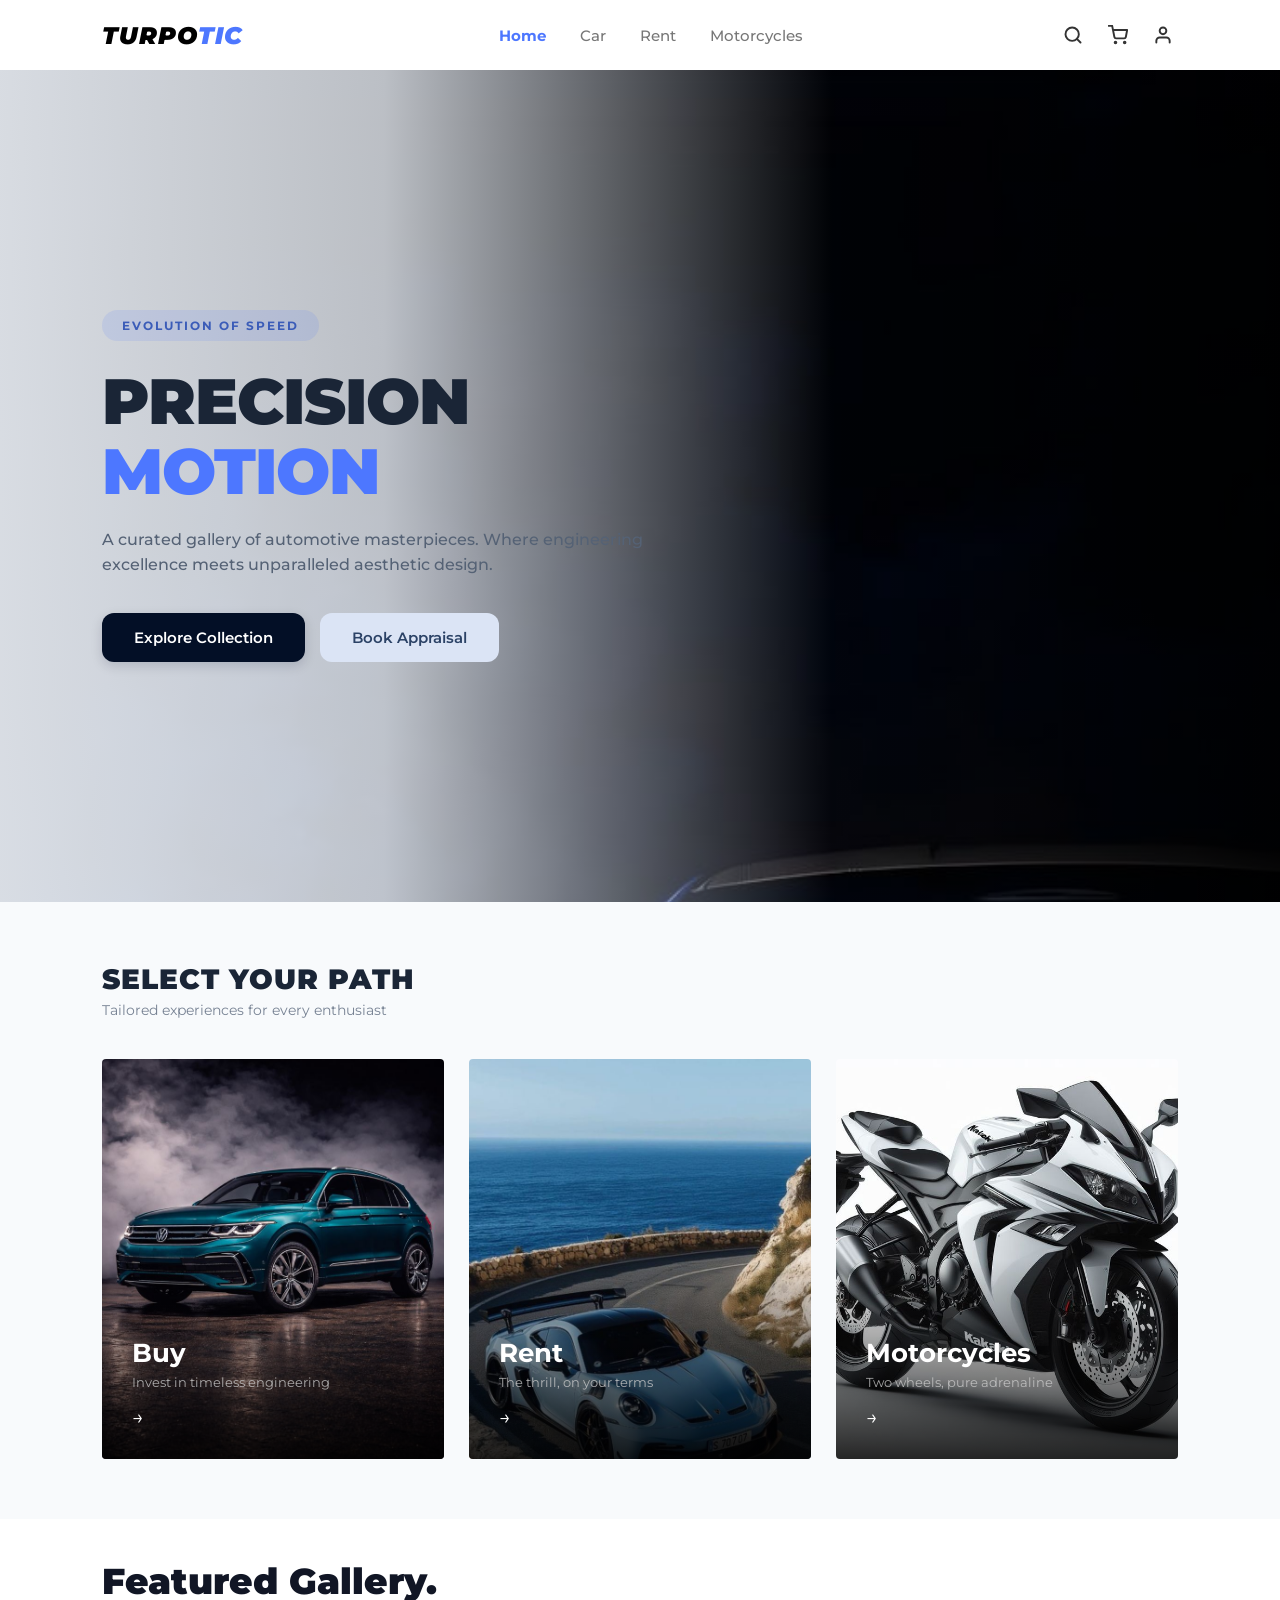
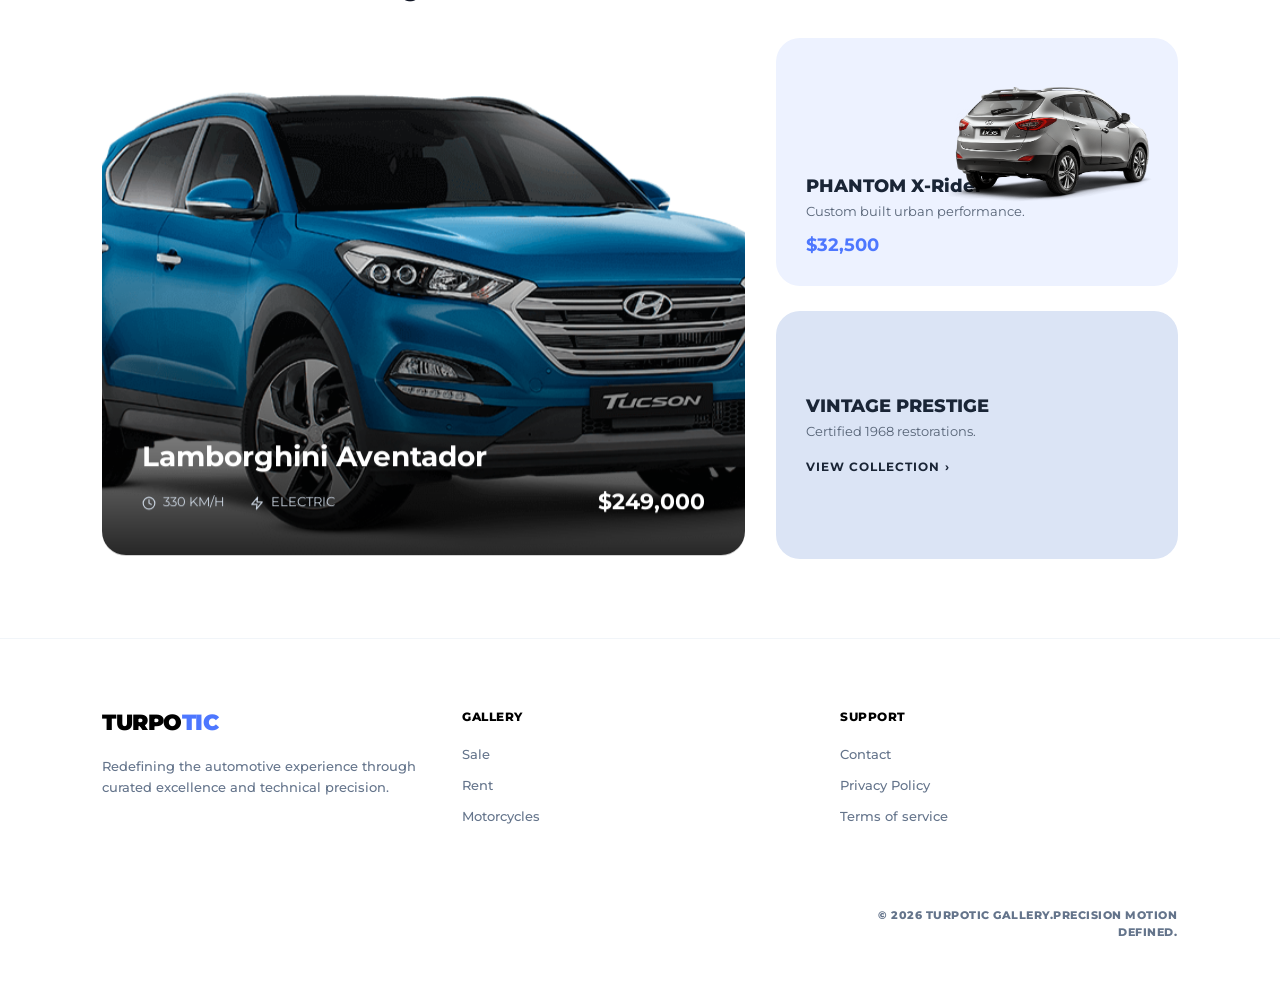
<file: index.html>
<!DOCTYPE html>
<html lang="en">
<head>
    <meta charset="UTF-8">
    <meta name="viewport" content="width=device-width, initial-scale=1.0">
    <title>Turpotic - Evolution of Speed</title>
    <link rel="preconnect" href="https://fonts.googleapis.com">
    <link rel="preconnect" href="https://fonts.gstatic.com" crossorigin>
    <link href="https://fonts.googleapis.com/css2?family=Montserrat:wght@400;500;700;900&display=swap" rel="stylesheet">
    <link rel="stylesheet" href="style.css">
</head>
<body>

    <header class="navbar">
        <div class="logo">
            TURPO<span>TIC</span>
        </div>
        <nav class="nav-links">
            <a href="index.html" class="active">Home</a>
            <a href="car.html">Car</a>
            <a href="rent.html">Rent</a>
            <a href="motorcycles.html">Motorcycles</a>
        </nav>
        <button class="menu-toggle" aria-label="Toggle Menu">
        <span></span>
        <span></span>
        <span></span>
    </button>
        <div class="nav-icons">
            <button class="icon-btn search-btn" aria-label="Search">
                <svg width="20" height="20" viewBox="0 0 24 24" fill="none" stroke="currentColor" stroke-width="2.3" stroke-linecap="round" stroke-linejoin="round"><circle cx="11" cy="11" r="8"></circle><line x1="21" y1="21" x2="16.65" y2="16.65"></line></svg>
            </button>
            <button class="icon-btn cart-btn" aria-label="Cart">
                <svg width="20" height="20" viewBox="0 0 24 24" fill="none" stroke="currentColor" stroke-width="2.3" stroke-linecap="round" stroke-linejoin="round"><circle cx="9" cy="21" r="1"></circle><circle cx="20" cy="21" r="1"></circle><path d="M1 1h4l2.68 13.39a2 2 0 0 0 2 1.61h9.72a2 2 0 0 0 2-1.61L23 6H6"></path></svg>
            </button>
            <button class="icon-btn" aria-label="Profile">
                <svg width="20" height="20" viewBox="0 0 24 24" fill="none" stroke="currentColor" stroke-width="2.3" stroke-linecap="round" stroke-linejoin="round"><path d="M20 21v-2a4 4 0 0 0-4-4H8a4 4 0 0 0-4 4v2"></path><circle cx="12" cy="7" r="4"></circle></svg>
            </button>
        </div>
    </header>

    <section class="hero-section" style="background-image: url('b33eb761-79b6-4227-af76-c95a4a9b30f1.jpeg');">
        <div class="hero-overlay"></div>
        
        <div class="hero-content">
            <div class="badge">EVOLUTION OF SPEED</div>
            
            <h1 class="hero-title">
                PRECISION<br>
                <span class="blue-text">MOTION</span>
            </h1>
            
            <p class="hero-description">
                A curated gallery of automotive masterpieces. Where engineering excellence meets unparalleled aesthetic design.
            </p>
            
            <div class="hero-buttons">
                <a href="#" class="btn btn-dark">Explore Collection</a>
                <a href="#" class="btn btn-light">Book Appraisal</a>
            </div>
        </div>
    </section>

    <section class="paths-section">
        <div class="section-header">
            <h2>SELECT YOUR PATH</h2>
            <p>Tailored experiences for every enthusiast</p>
        </div>
        
        <div class="paths-grid">
           <a href="checkout.html">
            <div class="path-card reveal-element" style="background-image: url('8.jpeg');">
                <div class="card-overlay"></div>
                <div class="card-content">
                    <h3>Buy</h3>
                    <p>Invest in timeless engineering</p>
                    <span class="arrow">→</span>
                </div>
            </div>
           </a>
           <a href="rent.html">
            <div class="path-card reveal-element" style="background-image: url('9.jpeg');">
                <div class="card-overlay"></div>
                <div class="card-content">
                    <h3>Rent</h3>
                    <p>The thrill, on your terms</p>
                    <span class="arrow">→</span>
                </div>
            </div>
           </a>
           <a href="motorcycles.html">
            <div class="path-card reveal-element" style="background-image: url('10.jpeg');">
                <div class="card-overlay"></div>
                <div class="card-content">
                    <h3>Motorcycles</h3>
                    <p>Two wheels, pure adrenaline</p>
                    <span class="arrow">→</span>
                </div>
            </div>
           </a>
        </div>
    </section>

    <section class="gallery-section">
        <h2 class="gallery-main-title">Featured Gallery.</h2>
        
        <div class="gallery-grid">
            <div class="main-gallery-card" style="background-image: url('11.png');">
                <div class="badge-new">NEW ARRIVAL</div>
                <div class="gallery-card-overlay"></div>
                <div class="main-card-content">
                    <h3>Lamborghini Aventador</h3>
                    <div class="card-meta">
                        <span>
                            <svg width="14" height="14" viewBox="0 0 24 24" fill="none" stroke="currentColor" stroke-width="2" stroke-linecap="round" stroke-linejoin="round" style="vertical-align: middle; margin-right: 4px;"><circle cx="12" cy="12" r="10"></circle><polyline points="12 6 12 12 16 14"></polyline></svg>
                            330 KM/H
                        </span>
                        <span>
                            <svg width="14" height="14" viewBox="0 0 24 24" fill="none" stroke="currentColor" stroke-width="2" stroke-linecap="round" stroke-linejoin="round" style="vertical-align: middle; margin-right: 4px;"><polygon points="13 2 3 14 12 14 11 22 21 10 12 10 13 2"></polygon></svg>
                            ELECTRIC
                        </span>
                        <span class="price">$249,000</span>
                    </div>
                </div>
            </div>
            
            <div class="right-gallery-sidebar">
                <div class="mini-card light-blue">
                    <img src="12.png" alt="Motorbike" class="mini-card-img">
                    <div class="mini-card-info">
                        <h4>PHANTOM X-Rider</h4>
                        <p>Custom built urban performance.</p>
                        <span class="mini-price">$32,500</span>
                    </div>
                </div>
                
                <div class="mini-card solid-blue">
                    <div class="mini-card-info full-width">
                        <h4>VINTAGE PRESTIGE</h4>
                        <p>Certified 1968 restorations.</p>
                        <a href="#" class="view-collection-link">VIEW COLLECTION <span>&rsaquo;</span></a>
                    </div>
                </div>
            </div>
        </div>
    </section>

    <footer class="catalog-footer">
    <div class="footer-inside">
        <div class="f-col brand-info">
            <h3 class="f-logo">TURPO<span>TIC</span></h3>
            <p class="f-desc">Redefining the automotive experience through curated excellence and technical precision.</p>
        </div>
        
        <div class="f-col links-group">
            <h4>GALLERY</h4>
            <ul>
                <li><a href="#">Sale</a></li>
                <li><a href="rent.html">Rent</a></li>
                <li><a href="motorcycles.html">Motorcycles</a></li>
            </ul>
        </div>
        
        <div class="f-col links-group">
            <h4>SUPPORT</h4>
            <ul>
                <li><a href="#">Contact</a></li>
                <li><a href="#">Privacy Policy</a></li>
                <li><a href="#">Terms of service</a></li>
            </ul>
        </div>
        
        <div class="f-col copyright-area">
            <p>© 2026 TURPOTIC GALLERY.PRECISION MOTION DEFINED.</p>
        </div>
    </div>
</footer>
<div class="search-overlay">
    <div class="search-box">
        <input type="text" placeholder="Search luxury vehicles...">
        <button class="close-search">✕</button>
    </div>
</div>
<div class="cart-overlay">
    <div class="cart-drawer">
        <div class="cart-header">
            <h2>Your Cart</h2>
            <button class="close-cart">✕</button>
        </div>
        <div class="cart-items">
        </div>
        <a href="checkout.html" class="checkout-btn">
            Go to Checkout
        </a>
    </div>
</div>
<div class="profile-panel">
    <div class="profile-box">
        <h3>User Profile</h3>
        <div class="profile-info">
            <p><strong>Name:</strong> Guest User</p>
            <p><strong>Status:</strong> Active</p>
        </div>
        <ul class="profile-links">
            <li>My Orders</li>
            <li>Wishlist</li>
            <li>Settings</li>
        </ul>
        <button class="logout-btn">Logout</button>
    </div>
</div>
    <script src="script.js"></script>
</body>
</html>
</file>
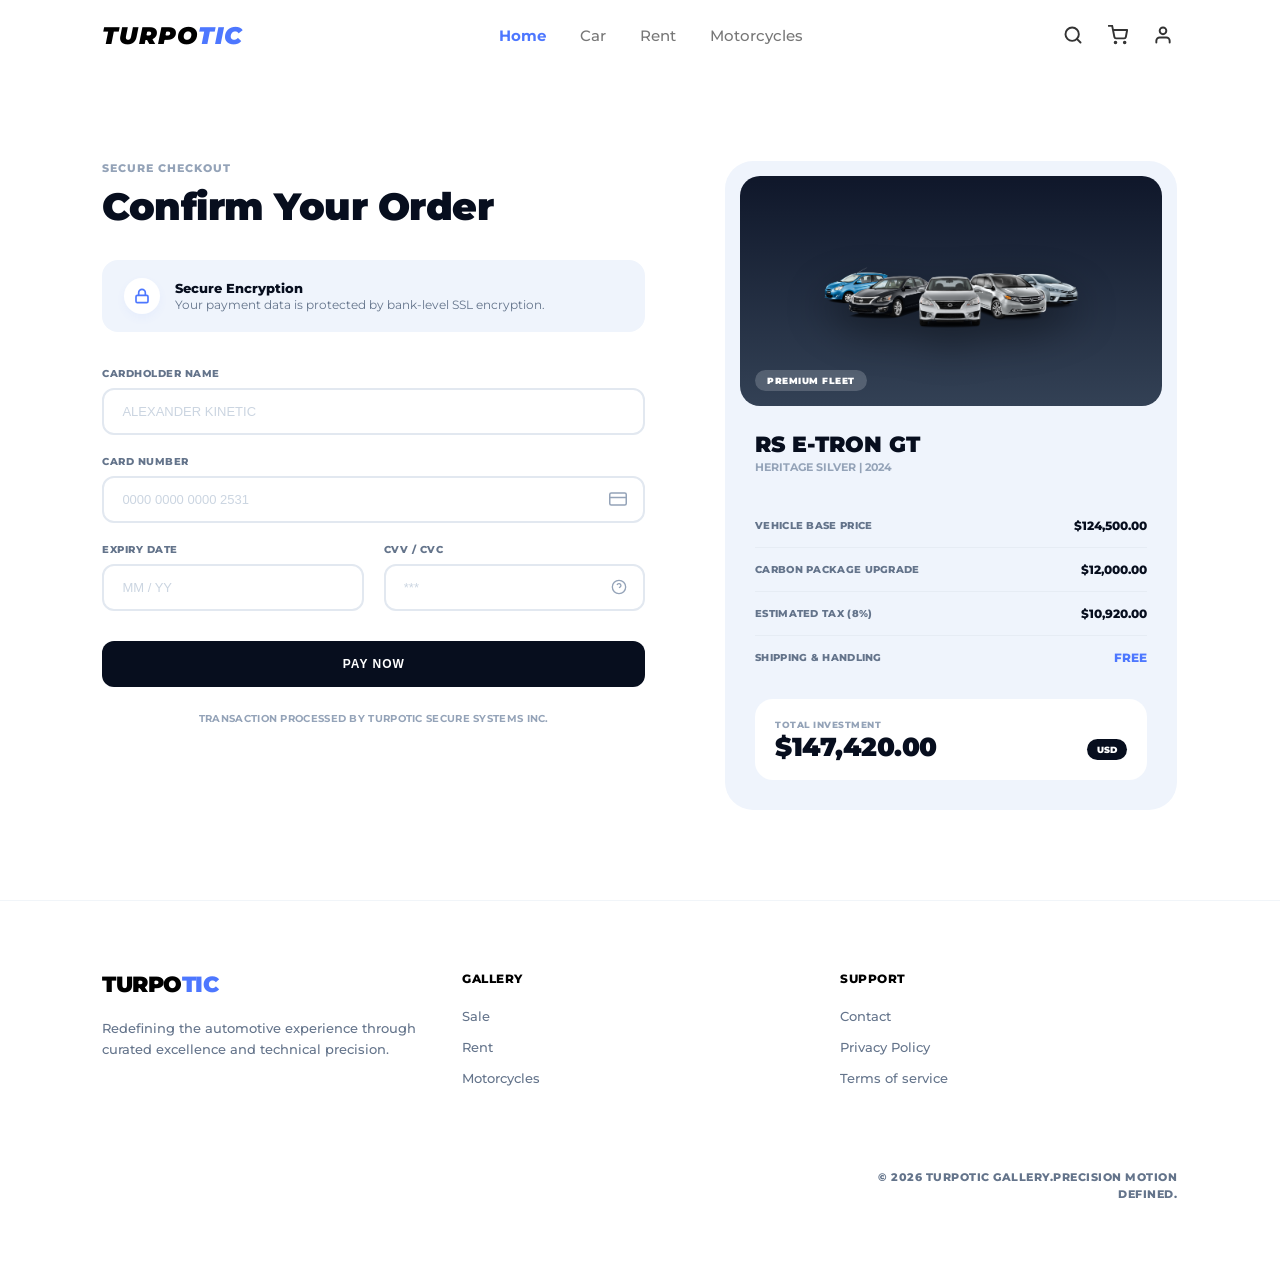
<file: checkout.html>
<!DOCTYPE html>
<html lang="en">
<head>
    <meta charset="UTF-8">
    <meta name="viewport" content="width=device-width, initial-scale=1.0">
    <title>Turpotic - Secure Checkout</title>
    <link rel="preconnect" href="https://fonts.googleapis.com">
    <link rel="preconnect" href="https://fonts.gstatic.com" crossorigin>
    <link href="https://fonts.googleapis.com/css2?family=Montserrat:wght@400;500;700;800;900&display=swap" rel="stylesheet">
    <link rel="stylesheet" href="style.css">
</head>
<body>

   <header class="navbar">
        <div class="logo">
            TURPO<span>TIC</span>
        </div>
        <nav class="nav-links">
            <a href="index.html" class="active">Home</a>
            <a href="car.html">Car</a>
            <a href="rent.html">Rent</a>
            <a href="motorcycles.html">Motorcycles</a>
        </nav>
        <button class="menu-toggle" aria-label="Toggle Menu">
        <span></span>
        <span></span>
        <span></span>
    </button>
        <div class="nav-icons">
            <button class="icon-btn search-btn" aria-label="Search">
                <svg width="20" height="20" viewBox="0 0 24 24" fill="none" stroke="currentColor" stroke-width="2.3" stroke-linecap="round" stroke-linejoin="round"><circle cx="11" cy="11" r="8"></circle><line x1="21" y1="21" x2="16.65" y2="16.65"></line></svg>
            </button>
            <button class="icon-btn cart-btn" aria-label="Cart">
                <svg width="20" height="20" viewBox="0 0 24 24" fill="none" stroke="currentColor" stroke-width="2.3" stroke-linecap="round" stroke-linejoin="round"><circle cx="9" cy="21" r="1"></circle><circle cx="20" cy="21" r="1"></circle><path d="M1 1h4l2.68 13.39a2 2 0 0 0 2 1.61h9.72a2 2 0 0 0 2-1.61L23 6H6"></path></svg>
            </button>
            <button class="icon-btn" aria-label="Profile">
                <svg width="20" height="20" viewBox="0 0 24 24" fill="none" stroke="currentColor" stroke-width="2.3" stroke-linecap="round" stroke-linejoin="round"><path d="M20 21v-2a4 4 0 0 0-4-4H8a4 4 0 0 0-4 4v2"></path><circle cx="12" cy="7" r="4"></circle></svg>
            </button>
        </div>
    </header>

    <main class="checkout-section">
        <div class="checkout-container">
            
            <div class="checkout-left">
                <span class="checkout-subtitle">SECURE CHECKOUT</span>
                <h1 class="checkout-title">Confirm Your Order</h1>
                
                <div class="secure-badge-box">
                    <div class="lock-icon-bg">
                        <svg width="16" height="16" viewBox="0 0 24 24" fill="none" stroke="#4d77ff" stroke-width="2.5"><rect x="3" y="11" width="18" height="11" rx="2" ry="2"></rect><path d="M7 11V7a5 5 0 0 1 10 0v4"></path></svg>
                    </div>
                    <div>
                        <h3>Secure Encryption</h3>
                        <p>Your payment data is protected by bank-level SSL encryption.</p>
                    </div>
                </div>

                <form class="checkout-form" onsubmit="event.preventDefault();">
                    <div class="form-group">
                        <label>CARDHOLDER NAME</label>
                        <input type="text" placeholder="ALEXANDER KINETIC" required>
                    </div>

                    <div class="form-group card-number-group">
                        <label>CARD NUMBER</label>
                        <div class="input-with-icon">
                            <input type="text" placeholder="0000 0000 0000 2531" required>
                            <svg class="inner-input-icon" width="18" height="18" viewBox="0 0 24 24" fill="none" stroke="#94a3b8" stroke-width="2"><rect x="1" y="4" width="22" height="16" rx="2" ry="2"></rect><line x1="1" y1="10" x2="23" y2="10"></line></form-group>
                        </div>
                    </div>

                    <div class="form-row-split">
                        <div class="form-group">
                            <label>EXPIRY DATE</label>
                            <input type="text" placeholder="MM / YY" required>
                        </div>
                        <div class="form-group cvc-group">
                            <label>CVV / CVC</label>
                            <div class="input-with-icon">
                                <input type="password" placeholder="***" maxlength="4" required>
                                <svg class="inner-input-icon" width="16" height="16" viewBox="0 0 24 24" fill="none" stroke="#94a3b8" stroke-width="2"><circle cx="12" cy="12" r="10"></circle><path d="M9.09 9a3 3 0 0 1 5.83 1c0 2-3 3-3 3"></path><line x1="12" y1="17" x2="12.01" y2="17"></line></svg>
                            </div>
                        </div>
                    </div>

                    <button type="submit" class="btn-pay-now">PAY NOW</button>
                </form>

                <p class="secure-footer-text">TRANSACTION PROCESSED BY TURPOTIC SECURE SYSTEMS INC.</p>
            </div>

            <div class="checkout-right">
                <div class="invoice-summary-card">
                    <div class="invoice-hero-img">
                        <span class="premium-badge">PREMIUM FLEET</span>
                        <img src="check.png" alt="RS E-TRON GT">
                    </div>

                    <div class="invoice-details-body">
                        <h2>RS E-TRON GT</h2>
                        <p class="invoice-car-sub">HERITAGE SILVER | 2024</p>
                        
                        <div class="invoice-rows-list">
                            <div class="invoice-row">
                                <span class="row-label">VEHICLE BASE PRICE</span>
                                <span class="row-value">$124,500.00</span>
                            </div>
                            <div class="invoice-row">
                                <span class="row-label">CARBON PACKAGE UPGRADE</span>
                                <span class="row-value">$12,000.00</span>
                            </div>
                            <div class="invoice-row">
                                <span class="row-label">ESTIMATED TAX (8%)</span>
                                <span class="row-value">$10,920.00</span>
                            </div>
                            <div class="invoice-row border-none">
                                <span class="row-label">SHIPPING & HANDLING</span>
                                <span class="row-value color-blue">FREE</span>
                            </div>
                        </div>

                        <div class="invoice-total-section">
                            <div class="total-left">
                                <span class="total-title">TOTAL INVESTMENT</span>
                                <span class="total-amount">$147,420.00</span>
                            </div>
                            <span class="currency-tag">USD</span>
                        </div>
                    </div>
                </div>
            </div>

        </div>
    </main>
    <div class="success-modal-overlay" id="successModal">
        <div class="success-modal-card">
            <div class="success-icon-circle">
                <svg width="40" height="40" viewBox="0 0 24 24" fill="none" stroke="#ffffff" stroke-width="3" stroke-linecap="round" stroke-linejoin="round">
                    <polyline points="20 6 9 17 4 12"></polyline>
                </svg>
            </div>
            <h2>Payment Successful!</h2>
            <p>Thank you for your order. Your premium fleet booking has been verified and encrypted successfully.</p>
            <a href="index.html" class="btn-modal-home">RETURN TO HOME</a>
        </div>
    </div>

  <footer class="catalog-footer">
    <div class="footer-inside">
        <div class="f-col brand-info">
            <h3 class="f-logo">TURPO<span>TIC</span></h3>
            <p class="f-desc">Redefining the automotive experience through curated excellence and technical precision.</p>
        </div>
        
        <div class="f-col links-group">
            <h4>GALLERY</h4>
            <ul>
                <li><a href="#">Sale</a></li>
                <li><a href="#">Rent</a></li>
                <li><a href="#">Motorcycles</a></li>
            </ul>
        </div>
        
        <div class="f-col links-group">
            <h4>SUPPORT</h4>
            <ul>
                <li><a href="#">Contact</a></li>
                <li><a href="#">Privacy Policy</a></li>
                <li><a href="#">Terms of service</a></li>
            </ul>
        </div>
        
        <div class="f-col copyright-area">
            <p>© 2026 TURPOTIC GALLERY.PRECISION MOTION DEFINED.</p>
        </div>
    </div>
</footer>
<div class="search-overlay">
    <div class="search-box">
        <input type="text" placeholder="Search luxury vehicles...">
        <button class="close-search">✕</button>
    </div>
</div>
<div class="cart-overlay">
    <div class="cart-drawer">
        <div class="cart-header">
            <h2>Your Cart</h2>
            <button class="close-cart">✕</button>
        </div>
        <div class="cart-items">
        </div>
        <a href="checkout.html" class="checkout-btn">
    Go to Checkout
</a>
    </div>
</div>
<div class="profile-panel">
    <div class="profile-box">
        <h3>User Profile</h3>
        <div class="profile-info">
            <p><strong>Name:</strong> Guest User</p>
            <p><strong>Status:</strong> Active</p>
        </div>
        <ul class="profile-links">
            <li>My Orders</li>
            <li>Wishlist</li>
            <li>Settings</li>
        </ul>
        <button class="logout-btn">Logout</button>
    </div>
</div>
<script src="script.js">script.js</script>
</body>
</html>
</file>
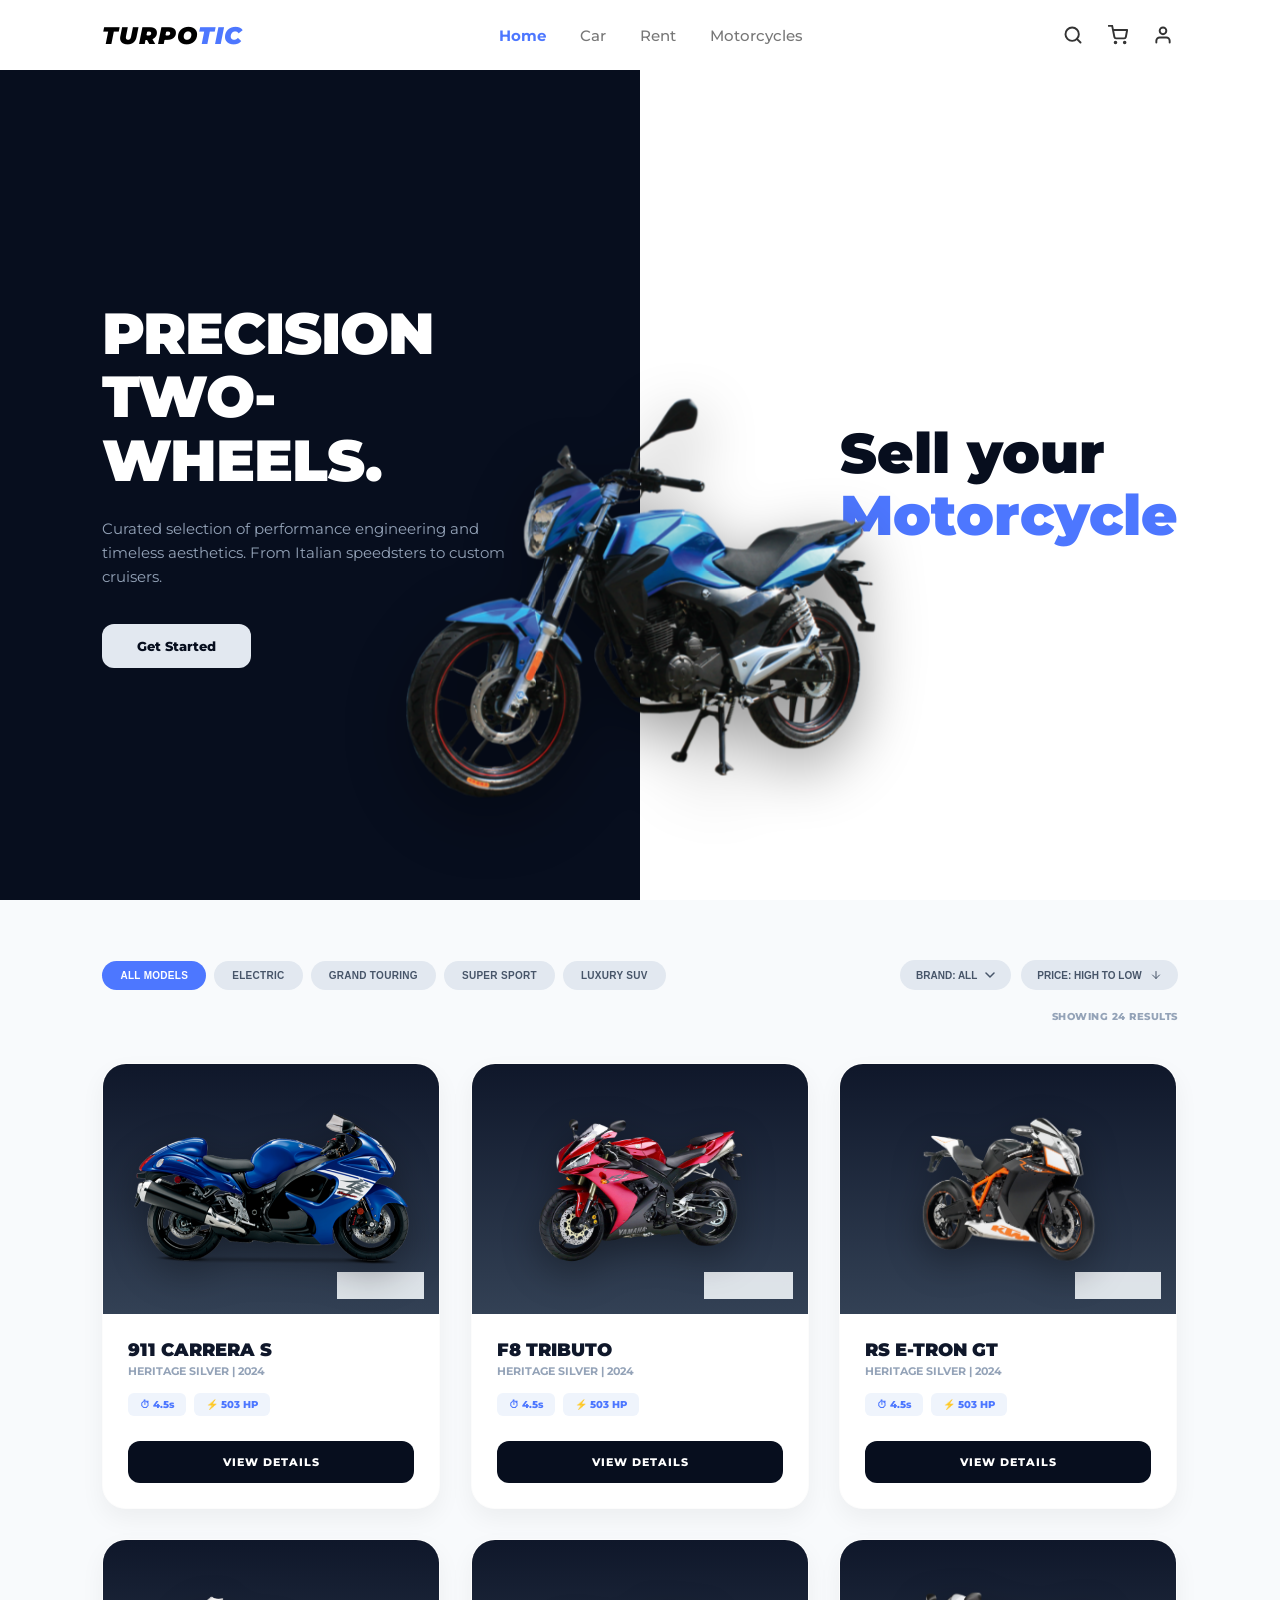
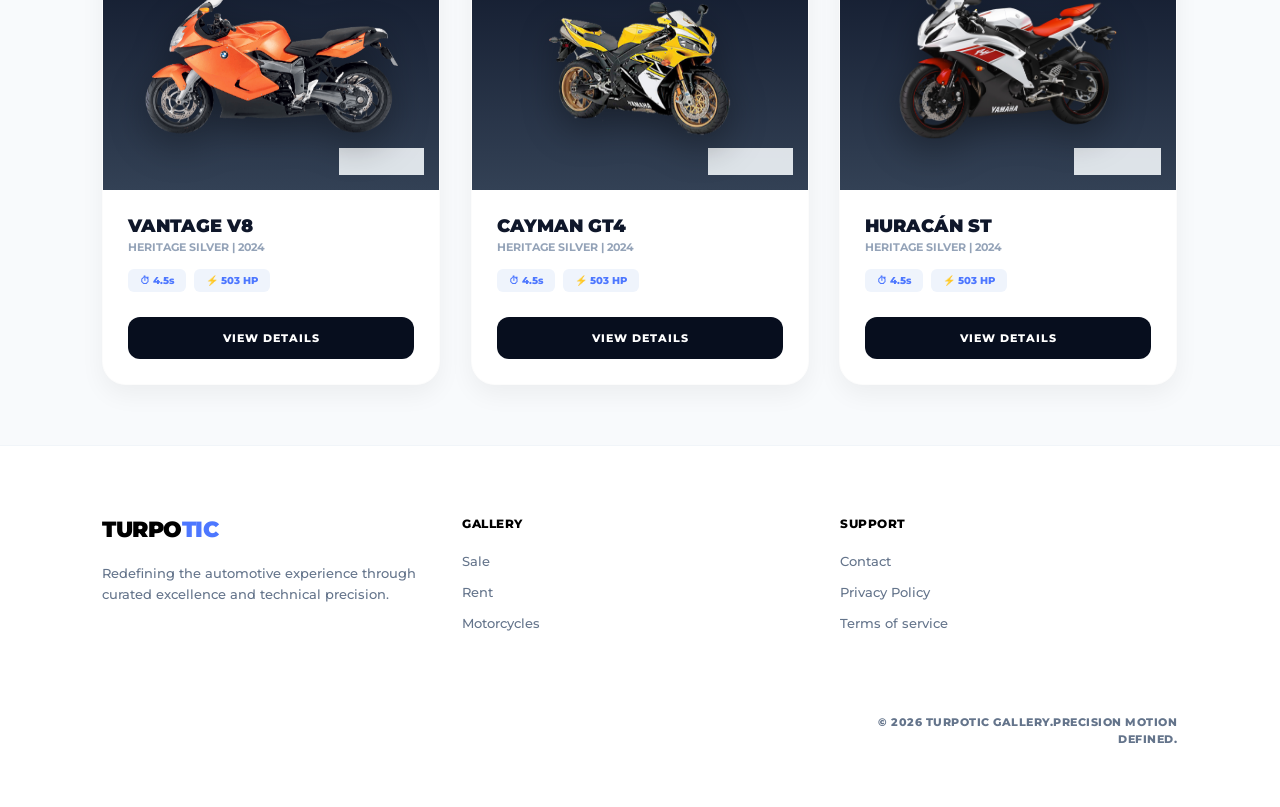
<file: motorcycles.html>
<!DOCTYPE html>
<html lang="en">
<head>
    <meta charset="UTF-8">
    <meta name="viewport" content="width=device-width, initial-scale=1.0">
    <title>Turpotic - Precision Two-Wheels</title>
    <link rel="preconnect" href="https://fonts.googleapis.com">
    <link rel="preconnect" href="https://fonts.gstatic.com" crossorigin>
    <link href="https://fonts.googleapis.com/css2?family=Montserrat:wght@400;500;700;900&display=swap" rel="stylesheet">
    <link rel="stylesheet" href="style.css">
</head>
<body>

     <header class="navbar">
        <div class="logo">
            TURPO<span>TIC</span>
        </div>
        <nav class="nav-links">
            <a href="index.html" class="active">Home</a>
            <a href="car.html">Car</a>
            <a href="rent.html">Rent</a>
            <a href="motorcycles.html">Motorcycles</a>
        </nav>
        <button class="menu-toggle" aria-label="Toggle Menu">
        <span></span>
        <span></span>
        <span></span>
    </button>
        <div class="nav-icons">
            <button class="icon-btn search-btn" aria-label="Search">
                <svg width="20" height="20" viewBox="0 0 24 24" fill="none" stroke="currentColor" stroke-width="2.3" stroke-linecap="round" stroke-linejoin="round"><circle cx="11" cy="11" r="8"></circle><line x1="21" y1="21" x2="16.65" y2="16.65"></line></svg>
            </button>
            <button class="icon-btn cart-btn" aria-label="Cart">
                <svg width="20" height="20" viewBox="0 0 24 24" fill="none" stroke="currentColor" stroke-width="2.3" stroke-linecap="round" stroke-linejoin="round"><circle cx="9" cy="21" r="1"></circle><circle cx="20" cy="21" r="1"></circle><path d="M1 1h4l2.68 13.39a2 2 0 0 0 2 1.61h9.72a2 2 0 0 0 2-1.61L23 6H6"></path></svg>
            </button>
            <button class="icon-btn" aria-label="Profile">
                <svg width="20" height="20" viewBox="0 0 24 24" fill="none" stroke="currentColor" stroke-width="2.3" stroke-linecap="round" stroke-linejoin="round"><path d="M20 21v-2a4 4 0 0 0-4-4H8a4 4 0 0 0-4 4v2"></path><circle cx="12" cy="7" r="4"></circle></svg>
            </button>
        </div>
    </header>

    <section class="moto-split-hero">
        <div class="moto-left-pane animate-fade-in">
            <div class="moto-text-wrapper text-left">
                <h1 class="moto-main-title text-white">PRECISION <br>TWO-WHEELS.</h1>
                <p class="moto-desc text-light-grey">
                    Curated selection of performance engineering and timeless aesthetics. From Italian speedsters to custom cruisers.
                </p>
                <a href="#" class="btn-moto-started">Get Started</a>
            </div>
        </div>

        <div class="moto-right-pane animate-fade-in">
            <div class="moto-text-wrapper text-right">
                <h1 class="moto-secondary-title">Sell your <br><span class="blue-highlight">Motorcycle</span></h1>
            </div>
        </div>

        <div class="centered-moto-container animate-bike-slide">
            <img src="motorcycle-png-600x502_fa46de6b_transparent.png" alt="Blue Sports Motorcycle" class="main-bike-img" loading="eager">
        </div>
    </section>
    <!--section3-->
    <section class="moto-catalog-section">
        <div class="moto-catalog-container">
            
            <div class="moto-filter-bar">
                <div class="moto-tabs-row">
                    <div class="moto-tabs">
                        <button class="moto-tab-btn active">ALL MODELS</button>
                        <button class="moto-tab-btn">ELECTRIC</button>
                        <button class="moto-tab-btn">GRAND TOURING</button>
                        <button class="moto-tab-btn">SUPER SPORT</button>
                        <button class="moto-tab-btn">LUXURY SUV</button>
                    </div>
                    
                    <div class="moto-dropdowns">
                        <button class="moto-drop-btn">
                            BRAND: ALL 
                            <svg width="10" height="6" viewBox="0 0 10 6" fill="none" stroke="currentColor" stroke-width="1.5"><path d="M1 1l4 4 4-4" stroke-linecap="round" stroke-linejoin="round"/></svg>
                        </button>
                        <button class="moto-drop-btn">
                            PRICE: HIGH TO LOW 
                            <svg width="12" height="12" viewBox="0 0 24 24" fill="none" stroke="currentColor" stroke-width="2" stroke-linecap="round" stroke-linejoin="round"><line x1="12" y1="5" x2="12" y2="19"></line><polyline points="19 12 12 19 5 12"></polyline></svg>
                        </button>
                    </div>
                </div>
                <span class="moto-results-count">SHOWING 24 RESULTS</span>
            </div>

            <div class="moto-cards-grid">
                
                <div class="moto-product-card scroll-reveal">
                    <div class="moto-img-holder">
                        <span class="moto-price-badge">$148,500</span>
                        <img src="Sports-Bike-Transparent-File.png" alt="911 Carrera S" loading="lazy">
                    </div>
                    <div class="moto-card-details">
                        <h3>911 CARRERA S</h3>
                        <p class="moto-subtext">HERITAGE SILVER | 2024</p>
                        <div class="moto-mini-specs">
                            <span class="moto-badge-spec">⏱ 4.5s</span>
                            <span class="moto-badge-spec">⚡ 503 HP</span>
                        </div>
                        <a href="checkout.html" class="btn-moto-view">VIEW DETAILS</a>
                    </div>
                </div>

                <div class="moto-product-card scroll-reveal">
                    <div class="moto-img-holder">
                        <span class="moto-price-badge">$276,000</span>
                        <img src="Yamaha-Sports-Bike-Transparent-Background.png" alt="F8 Tributo" loading="lazy">
                    </div>
                    <div class="moto-card-details">
                        <h3>F8 TRIBUTO</h3>
                        <p class="moto-subtext">HERITAGE SILVER | 2024</p>
                        <div class="moto-mini-specs">
                            <span class="moto-badge-spec">⏱ 4.5s</span>
                            <span class="moto-badge-spec">⚡ 503 HP</span>
                        </div>
                        <a href="checkout.html" class="btn-moto-view">VIEW DETAILS</a>
                    </div>
                </div>

                <div class="moto-product-card scroll-reveal">
                    <div class="moto-img-holder">
                        <span class="moto-price-badge">$139,900</span>
                        <img src="2.png" alt="RS E-TRON GT" loading="lazy">
                    </div>
                    <div class="moto-card-details">
                        <h3>RS E-TRON GT</h3>
                        <p class="moto-subtext">HERITAGE SILVER | 2024</p>
                        <div class="moto-mini-specs">
                            <span class="moto-badge-spec">⏱ 4.5s</span>
                            <span class="moto-badge-spec">⚡ 503 HP</span>
                        </div>
                        <a href="checkout.html" class="btn-moto-view">VIEW DETAILS</a>
                    </div>
                </div>

                <div class="moto-product-card scroll-reveal">
                    <div class="moto-img-holder">
                        <span class="moto-price-badge">$165,500</span>
                        <img src="3.png" alt="VANTAGE V8" loading="lazy">
                    </div>
                    <div class="moto-card-details">
                        <h3>VANTAGE V8</h3>
                        <p class="moto-subtext">HERITAGE SILVER | 2024</p>
                        <div class="moto-mini-specs">
                            <span class="moto-badge-spec">⏱ 4.5s</span>
                            <span class="moto-badge-spec">⚡ 503 HP</span>
                        </div>
                        <a href="checkout.html" class="btn-moto-view">VIEW DETAILS</a>
                    </div>
                </div>

                <div class="moto-product-card scroll-reveal">
                    <div class="moto-img-holder">
                        <span class="moto-price-badge">$102,500</span>
                        <img src="4.png" alt="CAYMAN GT4" loading="lazy">
                    </div>
                    <div class="moto-card-details">
                        <h3>CAYMAN GT4</h3>
                        <p class="moto-subtext">HERITAGE SILVER | 2024</p>
                        <div class="moto-mini-specs">
                            <span class="moto-badge-spec">⏱ 4.5s</span>
                            <span class="moto-badge-spec">⚡ 503 HP</span>
                        </div>
                        <a href="checkout.html" class="btn-moto-view">VIEW DETAILS</a>
                    </div>
                </div>

                <div class="moto-product-card scroll-reveal">
                    <div class="moto-img-holder">
                        <span class="moto-price-badge">$104,500</span>
                        <img src="Yamaha-Sports-Bike-PNG-HD-Quality.png" alt="HURACÁN ST" loading="lazy">
                    </div>
                    <div class="moto-card-details">
                        <h3>HURACÁN ST</h3>
                        <p class="moto-subtext">HERITAGE SILVER | 2024</p>
                        <div class="moto-mini-specs">
                            <span class="moto-badge-spec">⏱ 4.5s</span>
                            <span class="moto-badge-spec">⚡ 503 HP</span>
                        </div>
                        <a href="checkout.html" class="btn-moto-view">VIEW DETAILS</a>
                    </div>
                </div>

            </div>
        </div>
    </section>

    <footer class="catalog-footer">
    <div class="footer-inside">
        <div class="f-col brand-info">
            <h3 class="f-logo">TURPO<span>TIC</span></h3>
            <p class="f-desc">Redefining the automotive experience through curated excellence and technical precision.</p>
        </div>
        
        <div class="f-col links-group">
            <h4>GALLERY</h4>
            <ul>
                <li><a href="#">Sale</a></li>
                <li><a href="#">Rent</a></li>
                <li><a href="#">Motorcycles</a></li>
            </ul>
        </div>
        
        <div class="f-col links-group">
            <h4>SUPPORT</h4>
            <ul>
                <li><a href="#">Contact</a></li>
                <li><a href="#">Privacy Policy</a></li>
                <li><a href="#">Terms of service</a></li>
            </ul>
        </div>
        
        <div class="f-col copyright-area">
            <p>© 2026 TURPOTIC GALLERY.PRECISION MOTION DEFINED.</p>
        </div>
    </div>
</footer>

<div class="search-overlay">
    <div class="search-box">
        <input type="text" placeholder="Search luxury vehicles...">
        <button class="close-search">✕</button>
    </div>
</div>
<div class="cart-overlay">
    <div class="cart-drawer">
        <div class="cart-header">
            <h2>Your Cart</h2>
            <button class="close-cart">✕</button>
        </div>
        <div class="cart-items">
        </div>
        <a href="checkout.html" class="checkout-btn">
    Go to Checkout
</a>
    </div>
</div>
<div class="profile-panel">
    <div class="profile-box">
        <h3>User Profile</h3>
        <div class="profile-info">
            <p><strong>Name:</strong> Guest User</p>
            <p><strong>Status:</strong> Active</p>
        </div>
        <ul class="profile-links">
            <li>My Orders</li>
            <li>Wishlist</li>
            <li>Settings</li>
        </ul>
        <button class="logout-btn">Logout</button>
    </div>
</div>

    <script src="script.js"></script>
</body>
</html>
</file>
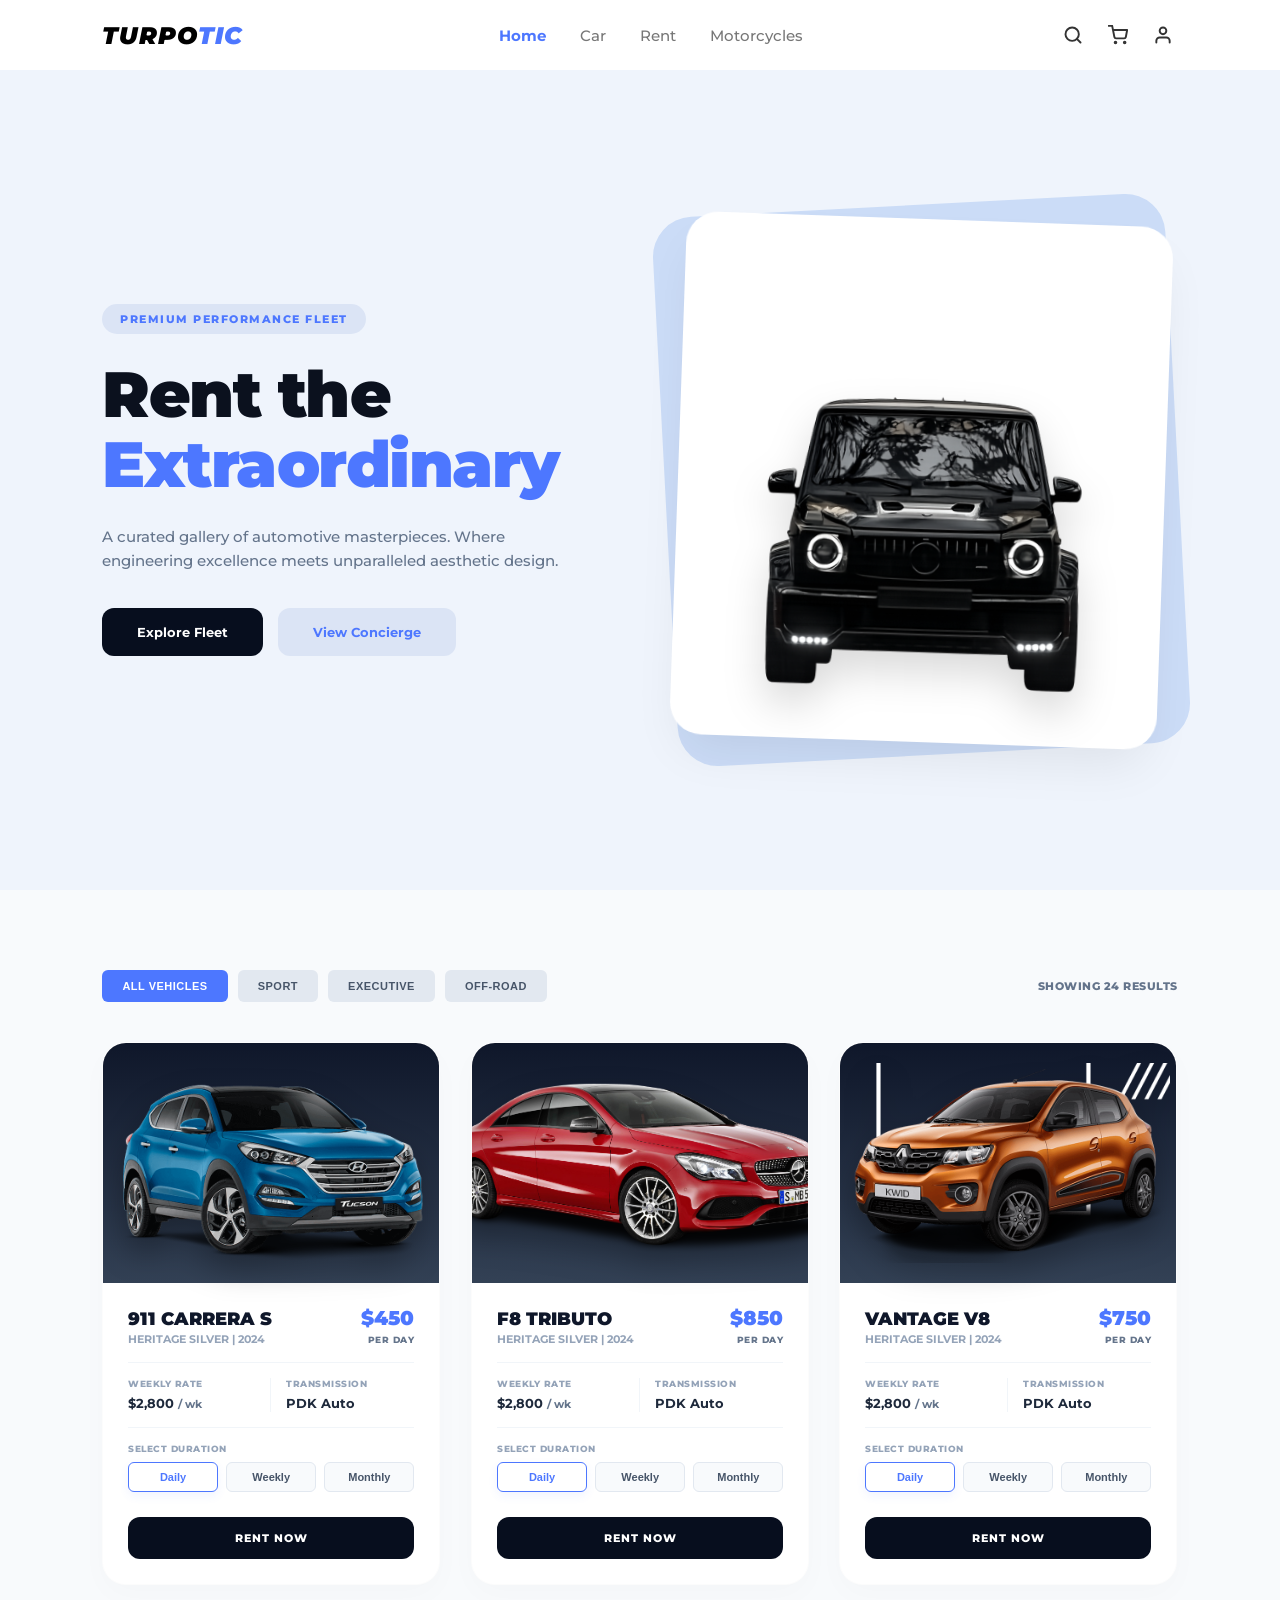
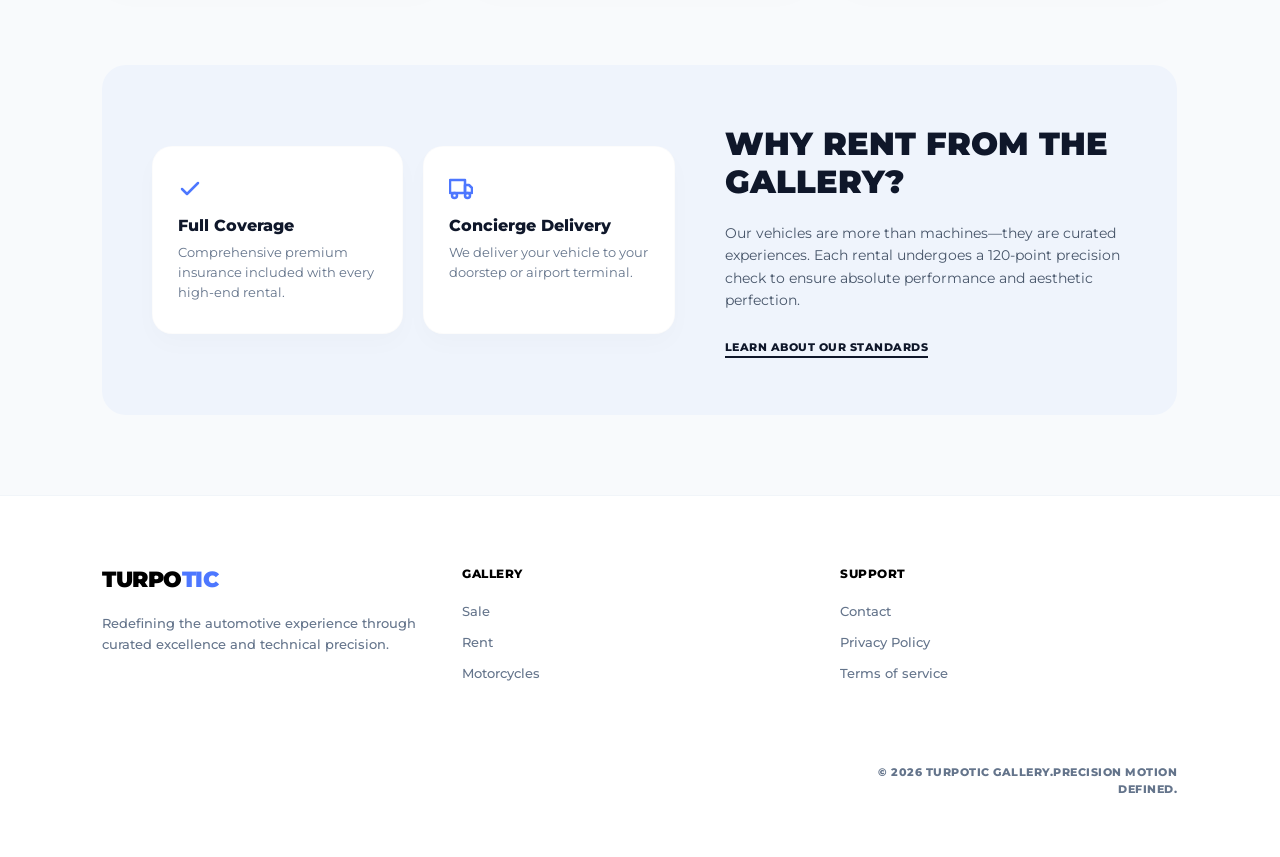
<file: rent.html>
<!DOCTYPE html>
<html lang="en">
<head>
    <meta charset="UTF-8">
    <meta name="viewport" content="width=device-width, initial-scale=1.0">
    <title>Turpotic - Rent the Extraordinary</title>
    <link rel="preconnect" href="https://fonts.googleapis.com">
    <link rel="preconnect" href="https://fonts.gstatic.com" crossorigin>
    <link href="https://fonts.googleapis.com/css2?family=Montserrat:wght@400;500;700;900&display=swap" rel="stylesheet">
    <link rel="stylesheet" href="style.css">
</head>
<body>

    <header class="navbar">
        <div class="logo">
            TURPO<span>TIC</span>
        </div>
        <nav class="nav-links">
            <a href="index.html" class="active">Home</a>
            <a href="car.html">Car</a>
            <a href="rent.html">Rent</a>
            <a href="motorcycles.html">Motorcycles</a>
        </nav>
        <button class="menu-toggle" aria-label="Toggle Menu">
        <span></span>
        <span></span>
        <span></span>
    </button>
        <div class="nav-icons">
            <button class="icon-btn search-btn" aria-label="Search">
                <svg width="20" height="20" viewBox="0 0 24 24" fill="none" stroke="currentColor" stroke-width="2.3" stroke-linecap="round" stroke-linejoin="round"><circle cx="11" cy="11" r="8"></circle><line x1="21" y1="21" x2="16.65" y2="16.65"></line></svg>
            </button>
            <button class="icon-btn cart-btn" aria-label="Cart">
                <svg width="20" height="20" viewBox="0 0 24 24" fill="none" stroke="currentColor" stroke-width="2.3" stroke-linecap="round" stroke-linejoin="round"><circle cx="9" cy="21" r="1"></circle><circle cx="20" cy="21" r="1"></circle><path d="M1 1h4l2.68 13.39a2 2 0 0 0 2 1.61h9.72a2 2 0 0 0 2-1.61L23 6H6"></path></svg>
            </button>
            <button class="icon-btn" aria-label="Profile">
                <svg width="20" height="20" viewBox="0 0 24 24" fill="none" stroke="currentColor" stroke-width="2.3" stroke-linecap="round" stroke-linejoin="round"><path d="M20 21v-2a4 4 0 0 0-4-4H8a4 4 0 0 0-4 4v2"></path><circle cx="12" cy="7" r="4"></circle></svg>
            </button>
        </div>
    </header>

    <section class="rent-hero">
        <div class="rent-container">
            <div class="rent-left-content">
                <span class="rent-badge fade-up">PREMIUM PERFORMANCE FLEET</span>
                <h1 class="rent-main-title fade-up">
                    Rent the <br><span class="blue-text">Extraordinary</span>
                </h1>
                <p class="rent-description fade-up">
                    A curated gallery of automotive masterpieces. Where engineering excellence meets unparalleled aesthetic design.
                </p>
                <div class="rent-btn-group fade-up">
                    <a href="#" class="btn-rent-dark">Explore Fleet</a>
                    <a href="#" class="btn-rent-light">View Concierge</a>
                </div>
            </div>

            <div class="rent-right-display">
                <div class="skewed-bg-layer anim-layer-bg"></div>
                <div class="car-main-card anim-card-main">
                    <img src="rent.png" alt="Mercedes G-Class" class="rent-car-img" loading="eager">
                </div>
            </div>
        </div>
    </section>
    <!--section2-->
    <section class="rent-catalog-section">
        <div class="rent-catalog-container">
            
            <div class="rent-filter-bar">
                <div class="rent-tabs">
                    <button class="rent-tab-btn active">ALL VEHICLES</button>
                    <button class="rent-tab-btn">SPORT</button>
                    <button class="rent-tab-btn">EXECUTIVE</button>
                    <button class="rent-tab-btn">OFF-ROAD</button>
                </div>
                <span class="rent-results">SHOWING 24 RESULTS</span>
            </div>

            <div class="rent-cards-grid">
                
                <div class="rent-card scroll-reveal">
                    <div class="rent-card-img-wrapper">
                        <img src="11.png" alt="911 Carrera S" loading="lazy">
                    </div>
                    <div class="rent-card-body">
                        <div class="rent-card-header">
                            <div>
                                <h3>911 CARRERA S</h3>
                                <p class="rent-car-sub">HERITAGE SILVER | 2024</p>
                            </div>
                            <div class="rent-card-price">
                                <span class="price-amount">$450</span>
                                <span class="price-unit">PER DAY</span>
                            </div>
                        </div>
                        
                        <div class="rent-specs-table">
                            <div class="spec-col">
                                <span class="spec-label">WEEKLY RATE</span>
                                <span class="spec-val">$2,800 <small>/ wk</small></span>
                            </div>
                            <div class="spec-col">
                                <span class="spec-label">TRANSMISSION</span>
                                <span class="spec-val">PDK Auto</span>
                            </div>
                        </div>

                        <div class="rent-duration-picker">
                            <span class="duration-title">SELECT DURATION</span>
                            <div class="duration-options">
                                <button class="duration-opt active">Daily</button>
                                <button class="duration-opt">Weekly</button>
                                <button class="duration-opt">Monthly</button>
                            </div>
                        </div>

                        <a href="checkout.html" class="btn-rent-now">RENT NOW</a>
                    </div>
                </div>

                <div class="rent-card scroll-reveal">
                    <div class="rent-card-img-wrapper">
                        <img src="14.png" alt="F8 Tributo" loading="lazy">
                    </div>
                    <div class="rent-card-body">
                        <div class="rent-card-header">
                            <div>
                                <h3>F8 TRIBUTO</h3>
                                <p class="rent-car-sub">HERITAGE SILVER | 2024</p>
                            </div>
                            <div class="rent-card-price">
                                <span class="price-amount">$850</span>
                                <span class="price-unit">PER DAY</span>
                            </div>
                        </div>
                        
                        <div class="rent-specs-table">
                            <div class="spec-col">
                                <span class="spec-label">WEEKLY RATE</span>
                                <span class="spec-val">$2,800 <small>/ wk</small></span>
                            </div>
                            <div class="spec-col">
                                <span class="spec-label">TRANSMISSION</span>
                                <span class="spec-val">PDK Auto</span>
                            </div>
                        </div>

                        <div class="rent-duration-picker">
                            <span class="duration-title">SELECT DURATION</span>
                            <div class="duration-options">
                                <button class="duration-opt active">Daily</button>
                                <button class="duration-opt">Weekly</button>
                                <button class="duration-opt">Monthly</button>
                            </div>
                        </div>

                        <a href="checkout.html" class="btn-rent-now">RENT NOW</a>
                    </div>
                </div>

                <div class="rent-card scroll-reveal">
                    <div class="rent-card-img-wrapper">
                        <img src="15.png" alt="Vantage V8" loading="lazy">
                    </div>
                    <div class="rent-card-body">
                        <div class="rent-card-header">
                            <div>
                                <h3>VANTAGE V8</h3>
                                <p class="rent-car-sub">HERITAGE SILVER | 2024</p>
                            </div>
                            <div class="rent-card-price">
                                <span class="price-amount">$750</span>
                                <span class="price-unit">PER DAY</span>
                            </div>
                        </div>
                        
                        <div class="rent-specs-table">
                            <div class="spec-col">
                                <span class="spec-label">WEEKLY RATE</span>
                                <span class="spec-val">$2,800 <small>/ wk</small></span>
                            </div>
                            <div class="spec-col">
                                <span class="spec-label">TRANSMISSION</span>
                                <span class="spec-val">PDK Auto</span>
                            </div>
                        </div>

                        <div class="rent-duration-picker">
                            <span class="duration-title">SELECT DURATION</span>
                            <div class="duration-options">
                                <button class="duration-opt active">Daily</button>
                                <button class="duration-opt">Weekly</button>
                                <button class="duration-opt">Monthly</button>
                            </div>
                        </div>

                        <a href="checkout.html" class="btn-rent-now">RENT NOW</a>
                    </div>
                </div>

            </div>

            <div class="why-rent-box scroll-reveal">
                
                <div class="why-rent-cards">
                    <div class="feature-mini-card">
                        <div class="feature-icon">
                            <svg width="24" height="24" viewBox="0 0 24 24" fill="none" stroke="#4d77ff" stroke-width="2.5" stroke-linecap="round" stroke-linejoin="round"><polyline points="20 6 9 17 4 12"></polyline></svg>
                        </div>
                        <h4>Full Coverage</h4>
                        <p>Comprehensive premium insurance included with every high-end rental.</p>
                    </div>

                    <div class="feature-mini-card">
                        <div class="feature-icon">
                            <svg width="24" height="24" viewBox="0 0 24 24" fill="none" stroke="#4d77ff" stroke-width="2.5" stroke-linecap="round" stroke-linejoin="round"><rect x="1" y="3" width="15" height="13"></rect><polygon points="16 8 20 8 23 11 23 16 16 16 16 8"></polygon><circle cx="5.5" cy="18.5" r="2.5"></circle><circle cx="18.5" cy="18.5" r="2.5"></circle></svg>
                        </div>
                        <h4>Concierge Delivery</h4>
                        <p>We deliver your vehicle to your doorstep or airport terminal.</p>
                    </div>
                </div>
                
                <div class="why-rent-content">
                    <h2>WHY RENT FROM THE GALLERY?</h2>
                    <p>Our vehicles are more than machines—they are curated experiences. Each rental undergoes a 120-point precision check to ensure absolute performance and aesthetic perfection.</p>
                    <a href="#" class="why-rent-link">LEARN ABOUT OUR STANDARDS</a>
                </div>

            </div>

        </div>
    </section>

    <footer class="catalog-footer">
        <div class="footer-inside">
            <div class="f-col brand-info">
                <h3 class="f-logo">TURPO<span>TIC</span></h3>
                <p class="f-desc">Redefining the automotive experience through curated excellence and technical precision.</p>
            </div>

            <div class="f-col links-group">
                <h4>GALLERY</h4>
                <ul>
                    <li><a href="#">Sale</a></li>
                    <li><a href="#">Rent</a></li>
                    <li><a href="#">Motorcycles</a></li>
                </ul>
            </div>

            <div class="f-col links-group">
                <h4>SUPPORT</h4>
                <ul>
                    <li><a href="#">Contact</a></li>
                    <li><a href="#">Privacy Policy</a></li>
                    <li><a href="#">Terms of service</a></li>
                </ul>
            </div>

            <div class="f-col copyright-area">
                <p>© 2026 TURPOTIC GALLERY.PRECISION MOTION DEFINED.</p>
            </div>
        </div>
    </footer>
    <div class="search-overlay">
    <div class="search-box">
        <input type="text" placeholder="Search luxury vehicles...">
        <button class="close-search">✕</button>
    </div>
</div>
<div class="cart-overlay">
    <div class="cart-drawer">
        <div class="cart-header">
            <h2>Your Cart</h2>
            <button class="close-cart">✕</button>
        </div>
        <div class="cart-items">
        </div>
        <a href="checkout.html" class="checkout-btn">
            Go to Checkout
        </a>
    </div>
</div>
<div class="profile-panel">
    <div class="profile-box">
        <h3>User Profile</h3>
        <div class="profile-info">
            <p><strong>Name:</strong> Guest User</p>
            <p><strong>Status:</strong> Active</p>
        </div>
        <ul class="profile-links">
            <li>My Orders</li>
            <li>Wishlist</li>
            <li>Settings</li>
        </ul>
        <button class="logout-btn">Logout</button>
    </div>
</div>

    <script src="script.js"></script>
</body>
</html>
</file>
<file: style.css>
* {
    margin: 0;
    padding: 0;
    box-sizing: border-box;
}

body {
    background-color: #0b0c10;
    color: #fff;
    font-family: 'Montserrat', sans-serif;
    font-display: swap;
    overflow-x: hidden;
    -webkit-font-smoothing: antialiased;
}

/* --- NAVBAR --- */
.navbar {
    display: flex;
    justify-content: space-between;
    align-items: center;
    padding: 20px 8%;
    background-color: #ffffff;
    color: #000;
    position: relative;
    z-index: 10;
}

.logo {
    font-weight: 900;
    font-size: 24px;
    letter-spacing: 1px;
    font-style: italic;
    color: #000;
}

.logo span {
    color: #4d77ff;
}

.nav-links a {
    text-decoration: none;
    color: #777;
    margin: 0 15px;
    font-weight: 500;
    font-size: 15px;
    transition: color 0.25s ease;
}

.nav-links a:hover, .nav-links a.active {
    color: #4d77ff;
    font-weight: 700;
}

.nav-icons {
    display: flex;
    align-items: center;
    gap: 15px;
}

.icon-btn {
    background: none;
    border: none;
    cursor: pointer;
    color: #333;
    padding: 5px;
    display: flex;
    align-items: center;
    justify-content: center;
    transition: color 0.25s ease, transform 0.2s ease;
}

.icon-btn:hover {
    color: #4d77ff;
    transform: scale(1.05);
}

/* --- HERO SECTION 1 in Home --- */
.hero-section {
    position: relative;
    height: calc(100vh - 68px);
    display: flex;
    align-items: center;
    padding: 0 8%;
    background: url('img/5.webp') no-repeat center center/cover;
}

.hero-overlay {
    position: absolute;
    top: 0; left: 0; width: 100%; height: 100%;
    background: linear-gradient(90deg, rgba(220,224,230,0.98) 0%, rgba(220,224,230,0.85) 30%, rgba(0,0,0,0.3) 65%, rgba(0,0,0,0.85) 100%);
    z-index: 1;
}

.hero-content {
    position: relative;
    z-index: 2;
    max-width: 550px;
}

.badge {
    background-color: rgba(77, 119, 255, 0.12);
    color: #3b5cb8;
    padding: 8px 20px;
    border-radius: 50px;
    display: inline-block;
    font-size: 12px;
    font-weight: 700;
    letter-spacing: 2px;
    margin-bottom: 25px;
}

.hero-title {
    font-size: 64px;
    font-weight: 900;
    line-height: 1.1;
    color: #1a2536;
    letter-spacing: -1px;
    margin-bottom: 20px;
}

.hero-title .blue-text {
    color: #4d77ff;
}

.hero-description {
    color: #556275;
    font-size: 16px;
    line-height: 1.6;
    margin-bottom: 35px;
    font-weight: 500;
}

.hero-buttons {
    display: flex;
    gap: 15px;
}

.btn {
    padding: 15px 32px;
    border-radius: 12px;
    text-decoration: none;
    font-weight: 600;
    font-size: 15px;
    transition: transform 0.25s cubic-bezier(0.4, 0, 0.2, 1), background-color 0.25s ease, box-shadow 0.25s ease;
    text-align: center;
}

.btn-dark {
    background-color: #030f26;
    color: #fff;
    box-shadow: 0 4px 12px rgba(3, 15, 38, 0.15);
}

.btn-dark:hover {
    background-color: #4d77ff;
    transform: translateY(-3px);
    box-shadow: 0 8px 20px rgba(77, 119, 255, 0.35);
}

.btn-light {
    background-color: #dbe4f5;
    color: #2b4266;
}

.btn-light:hover {
    background-color: #c9d7f0;
    transform: translateY(-3px);
}

/* --- SECTION 2 in Home --- */
.paths-section {
    padding: 60px 8%;
    background-color: #f8fafc;
}

.section-header {
    margin-bottom: 40px;
}

.section-header h2 {
    font-size: 28px;
    font-weight: 900;
    color: #1a2536;
    letter-spacing: 1px;
}

.section-header p {
    color: #778293;
    font-size: 14px;
    margin-top: 5px;
}

.paths-grid {
    display: grid;
    grid-template-columns: repeat(3, 1fr);
    gap: 25px;
}

.path-card {
    height: 400px;
    border-radius: 4px;
    background-size: cover;
    background-position: center;
    position: relative;
    overflow: hidden;
    cursor: pointer;
}

.card-overlay {
    position: absolute;
    top: 0; left: 0; width: 100%; height: 100%;
    background: linear-gradient(180deg, rgba(0,0,0,0) 50%, rgba(0,0,0,0.85) 100%);
    z-index: 1;
    transition: opacity 0.3s ease;
}

.card-content {
    position: absolute;
    bottom: 0; left: 0; width: 100%;
    padding: 30px;
    z-index: 2;
    color: #fff;
}

.path-card h3 {
    font-size: 26px;
    font-weight: 700;
    margin-bottom: 5px;
}

.path-card p {
    font-size: 13px;
    color: #ccc;
    margin-bottom: 15px;
    opacity: 0.8;
}

.path-card .arrow {
    font-size: 20px;
    transition: transform 0.3s ease;
    display: inline-block;
}

.path-card:hover .arrow {
    transform: translateX(8px);
}

.path-card:hover .card-overlay {
    background: linear-gradient(180deg, rgba(0,0,0,0) 30%, rgba(0,0,0,0.95) 100%);
}

/* --- SECTION 3 in Home--- */
.gallery-section {
    padding: 40px 8% 80px 8%;
    background-color: #ffffff;
}

.gallery-main-title {
    font-size: 36px;
    font-weight: 900;
    color: #111625;
    margin-bottom: 35px;
}

.gallery-grid {
    display: grid;
    grid-template-columns: 1.6fr 1fr;
    gap: 30px;
}

.main-gallery-card {
    height: 520px;
    border-radius: 24px;
    background-size: cover;
    background-position: center;
    position: relative;
    padding: 40px;
    display: flex;
    align-items: flex-end;
    overflow: hidden;
}

.badge-new {
    position: absolute;
    top: 25px; right: 25px;
    background-color: rgba(255,255,255,0.15);
    backdrop-filter: blur(5px);
    color: #fff;
    font-size: 11px;
    font-weight: 700;
    padding: 6px 16px;
    border-radius: 20px;
    letter-spacing: 1px;
    z-index: 2;
}

.gallery-card-overlay {
    position: absolute;
    top: 0; left: 0; width: 100%; height: 100%;
    background: linear-gradient(180deg, rgba(0,0,0,0) 40%, rgba(0,0,0,0.85) 100%);
    z-index: 1;
}

.main-card-content {
    position: relative;
    z-index: 2;
    color: #fff;
    width: 100%;
}

.main-card-content h3 {
    font-size: 28px;
    font-weight: 700;
    margin-bottom: 15px;
}

.card-meta {
    display: flex;
    align-items: center;
    gap: 25px;
    font-size: 13px;
    color: #cbd5e1;
}

.card-meta .price {
    margin-left: auto;
    font-size: 22px;
    font-weight: 700;
    color: #fff;
}

.right-gallery-sidebar {
    display: flex;
    flex-direction: column;
    gap: 25px;
}

.mini-card {
    flex: 1;
    border-radius: 24px;
    padding: 30px;
    display: flex;
    flex-direction: column;
    justify-content: center;
    position: relative;
}

.mini-card.light-blue {
    background-color: #edf2ff;
    justify-content: flex-end;
    height: 275px;
}

.mini-card.solid-blue {
    background-color: #dbe4f5;
    height: 220px;
}

.mini-card-img {
    position: absolute;
    top: 15px; right: 15px;
    width: 220px;
    height: auto;
    object-fit: contain;
}

.mini-card-info h4 {
    font-size: 18px;
    font-weight: 800;
    color: #1a2536;
    margin-bottom: 6px;
}

.mini-card-info p {
    font-size: 13px;
    color: #556275;
    margin-bottom: 15px;
}

.mini-price {
    font-size: 18px;
    font-weight: 700;
    color: #4d77ff;
}

.full-width {
    width: 100%;
}

.view-collection-link {
    text-decoration: none;
    color: #1a2536;
    font-weight: 700;
    font-size: 12px;
    letter-spacing: 1px;
    display: flex;
    align-items: center;
    gap: 5px;
    margin-top: 20px;
}

/* --- SECTION 4 FOOTER STYLES --- */
.footer-inside {
    max-width: 1400px;
    margin: 0 auto;
    display: flex;
    justify-content: space-between;
    align-items: flex-start;
    flex-wrap: wrap;
    gap: 40px;
}

.f-col {
    flex: 1;
    min-width: 180px;
}

.f-col.brand-info {
    max-width: 320px;
    flex-basis: 30%;
}

.f-logo {
    font-size: 22px;
    font-weight: 900;
    letter-spacing: -0.5px;
    color: #000000;
    margin-bottom: 20px;
}

.f-logo span {
    color: #4d77ff;
}

.f-desc {
    color: #64748b;
    font-size: 13px;
    line-height: 1.6;
    font-weight: 500;
}


.links-group h4 {
    font-size: 12px;
    font-weight: 800;
    color: #000000;
    letter-spacing: 0.5px;
    margin-bottom: 20px;
}

.links-group ul {
    list-style: none;
    padding: 0;
    margin: 0;
}

.links-group ul li {
    margin-bottom: 12px;
}

.links-group ul li a {
    text-decoration: none;
    color: #64748b;
    font-size: 13px;
    font-weight: 500;
    transition: color 0.2s ease;
}

.links-group ul li a:hover {
    color: #4d77ff;
}


.f-col.copyright-area {
    flex-basis: 35%;
    text-align: right;
    display: flex;
    justify-content: flex-end;
    align-items: flex-start;
    padding-top: 30px; 
}

.f-col.copyright-area p {
    font-size: 11px;
    font-weight: 800;
    color: #64748b;
    letter-spacing: 0.5px;
    line-height: 1.5;
    max-width: 320px;
}
.footer-col {
    opacity: 1 !important;
    transform: none !important;
}
.catalog-footer {
    background-color: #ffffff;
    padding: 70px 8% 60px 8%;
    border-top: 1px solid #f1f5f9;
}
/* --- ANIMATION ---*/
.reveal-element {
    opacity: 0;
    transform: translateY(35px);
    transition: opacity 0.8s cubic-bezier(0.25, 1, 0.5, 1), transform 0.8s cubic-bezier(0.25, 1, 0.5, 1);
    will-change: transform, opacity; /* تسريع المتصفح*/
}

.reveal-element.revealed {
    opacity: 1;
    transform: translateY(0);
}
/*--تأخير الكروت --*/
.paths-grid .path-card:nth-child(1) { transition-delay: 0.1s; }
.paths-grid .path-card:nth-child(2) { transition-delay: 0.25s; }
.paths-grid .path-card:nth-child(3) { transition-delay: 0.4s; }


/* == RESPONSIVE DESIGN == */

@media (max-width: 768px) {
    /*--navbar--*/
    .navbar {
        padding: 15px 5%;
    }

    .nav-links {
        display: none; 
    }
/*--section 1 in home --*/
    .hero-section {
        padding: 0 5%;
        background-position: 65% center;
    }

    .hero-overlay {
        background: linear-gradient(180deg, rgba(0, 0, 0, 0.5) 0%, rgba(0, 0, 0, 0.4) 50%, rgba(11, 12, 16, 0.85) 100%);
    }

    .hero-title {
        font-size: 42px;
        color: #ffffff !important;
    }

    .hero-description {
        color: #e2e8f0 !important;
        font-weight: 400;
        text-shadow: 1px 1px 3px rgba(0,0,0,0.5);
    }

    .badge {
        background-color: #4d77ff !important;
        color: #ffffff !important;
        margin-bottom: 15px;
    }

    .hero-buttons {
        flex-direction: column;
        width: 100%;
        gap: 12px;
    }

    .btn {
        width: 100%;
    }
    /*--section 2 in home--*/
    
    
    .paths-grid {
        grid-template-columns: 1fr;
        gap: 20px;
    }
    
    .path-card {
        height: 300px;
    }
/*--section 3 in home --*/
    
    .gallery-grid {
        grid-template-columns: 1fr;
        gap: 20px;
    }

    .main-gallery-card {
        height: 380px;
        padding: 20px;
    }

    .main-card-content h3 {
        font-size: 22px;
    }

    .card-meta {
        flex-wrap: wrap;
        gap: 10px;
    }

    .card-meta .price {
        margin-left: 0;
        width: 100%;
        font-size: 20px;
        margin-top: 5px;
    }

    .mini-card-img {
        position: static;
        width: 100%;
        margin-bottom: 15px;
    }
    
    .mini-card.light-blue {
        height: auto;
        justify-content: center;
    }

    /* Footer */
     .catalog-pagination-area {
        margin-top: 40px;
    }
    .footer-inside {
        flex-direction: column;
        align-items: center;
        text-align: center;
        gap: 35px;
    }
    .f-col.brand-info {
        max-width: 100%;
        flex-basis: 100%;
    }
    .f-col.copyright-area {
        flex-basis: 100%;
        text-align: center;
        justify-content: center;
        border-top: 1px solid #f1f5f9;
        width: 100%;
        padding-top: 20px;
    }
}
/* ===== CINEMATIC REVEAL ===== */

.reveal-element{
    opacity: 0;
    transform: translateY(70px) scale(.96);
    filter: blur(10px);

    transition:
        opacity 1s cubic-bezier(.22,1,.36,1),
        transform 1s cubic-bezier(.22,1,.36,1),
        filter 1s ease;

    will-change: transform, opacity, filter;
}

.reveal-element.revealed{
    opacity: 1;
    transform: translateY(0) scale(1);
    filter: blur(0);
}

/* delay للكروت */
.paths-grid .reveal-element:nth-child(1){
    transition-delay: .1s;
}

.paths-grid .reveal-element:nth-child(2){
    transition-delay: .25s;
}

.paths-grid .reveal-element:nth-child(3){
    transition-delay: .4s;
    }
.search-overlay{
    position: fixed;
    inset: 0;
    background: rgba(0,0,0,.7);
    backdrop-filter: blur(10px);
    display: flex;
    justify-content: center;
    align-items: center;
    opacity: 0;
    visibility: hidden;
    pointer-events: none;
    transition: .4s ease;
    z-index: 9999;
}

.search-overlay.active{
    opacity: 1;
    visibility: visible;
    pointer-events: all;
}

.search-box{
    width: 90%;
    max-width: 700px;
    background: rgba(255,255,255,.08);
    border: 1px solid rgba(255,255,255,.15);
    border-radius: 24px;
    padding: 20px;
    display: flex;
    align-items: center;
    gap: 15px;
    transform: translateY(40px);
    transition: .4s ease;
}

.search-overlay.active .search-box{
    transform: translateY(0);
}

.search-box input{
    flex: 1;
    background: transparent;
    border: none;
    outline: none;
    color: white;
    font-size: 18px;
}

.search-box input::placeholder{
    color: rgba(255,255,255,.6);
}

.close-search{
    width: 45px;
    height: 45px;
    border-radius: 50%;
    border: none;
    background: #4d77ff;
    color: white;
    cursor: pointer;
}
/* CART OVERLAY */
.cart-overlay{
    position: fixed;
    inset: 0;
    background: rgba(0,0,0,.5);
    opacity: 0;
    visibility: hidden;
    pointer-events: none;
    transition: .4s ease;
    z-index: 9998;
}

.cart-overlay.active{
    opacity: 1;
    visibility: visible;
    pointer-events: all;
}

/* DRAWER */
.cart-drawer{
    position: absolute;
    right: 0;
    top: 0;
    width: 380px;
    height: 100%;
    background: #0f1218;
    padding: 25px;
    transform: translateX(100%);
    transition: .4s ease;
    display: flex;
    flex-direction: column;
    gap: 20px;
}

.cart-overlay.active .cart-drawer{
    transform: translateX(0);
}

.cart-header{
    display: flex;
    justify-content: space-between;
    align-items: center;
}

.close-cart{
    width: 40px;
    height: 40px;
    border-radius: 50%;
    border: none;
    background: #4d77ff;
    color: white;
    cursor: pointer;
}

.cart-items{
    flex: 1;
    overflow-y: auto;
}

/* item */
.cart-item{
    display: flex;
    gap: 10px;
    background: rgba(255,255,255,.05);
    padding: 10px;
    border-radius: 12px;
}

.cart-item img{
    width: 60px;
    border-radius: 8px;
}
.checkout-btn{
    margin-top: auto;
    background: linear-gradient(135deg, #4d77ff, #3b63e0);
    color: white;
    padding: 16px;
    border-radius: 14px;
    text-decoration: none;
    display: flex;
    justify-content: center;
    align-items: center;
    font-size: 15px;
    font-weight: 700;
    border: none;
    cursor: pointer;
    transition: .3s ease;
}

.checkout-btn:hover{
    transform: translateY(-3px);
    box-shadow: 0 10px 25px rgba(77,119,255,.3);
}
.profile-panel{
    position: fixed;
    inset: 0;
    background: rgba(0,0,0,.5);
    backdrop-filter: blur(8px);
    display: flex;
    justify-content: center;
    align-items: center;
    opacity: 0;
    visibility: hidden;
    pointer-events: none;
    transition: .4s ease;
    z-index: 9999;
}

.profile-panel.active{
    opacity: 1;
    visibility: visible;
    pointer-events: all;
}

.profile-box{
    width: 320px;
    background: #0f1218;
    border-radius: 20px;
    padding: 25px;
    color: white;
    transform: translateY(30px);
    transition: .4s ease;
}

.profile-panel.active .profile-box{
    transform: translateY(0);
}

.profile-info{
    margin: 15px 0;
    font-size: 14px;
    opacity: .8;
}

.profile-links{
    list-style: none;
    padding: 0;
    margin: 20px 0;
}

.profile-links li{
    padding: 10px;
    background: rgba(255,255,255,.05);
    margin-bottom: 8px;
    border-radius: 10px;
    cursor: pointer;
    transition: .3s;
}

.profile-links li:hover{
    background: #4d77ff;
}

.logout-btn{
    width: 100%;
    padding: 12px;
    border: none;
    border-radius: 12px;
    background:  #4d77ff;
    color: white;
    cursor: pointer;
}
html {
    scroll-behavior: smooth;
}

.path-card,
.main-gallery-card,
.mini-card,
.btn {
    transition:
        transform 0.4s ease,
        box-shadow 0.4s ease,
        background 0.4s ease;
    will-change: transform;
}

.path-card:hover,
.main-gallery-card:hover,
.mini-card:hover {
    box-shadow: 0 18px 40px rgba(0,0,0,0.18);
}

.search-overlay,
.cart-overlay,
.profile-panel {
    opacity: 0;
    visibility: hidden;
    transition: 0.35s ease;
}

.search-overlay.active,
.cart-overlay.active,
.profile-panel.active {
    opacity: 1;
    visibility: visible;
}
/*== CAR PAGE 2 == */
/*section 1 in car*/
.split-hero {
    position: relative;
    width: 100%;
    height: calc(100vh - 80px); 
    display: flex;
    overflow: hidden;
    background-color: #ffffff;
}


.split-left {
    flex: 1;
    background-color: #0b111e; 
    display: flex;
    align-items: center;
    justify-content: flex-start;
    padding-left: 8%;
    padding-right: 4%;
    position: relative;
}


.split-right {
    flex: 1;
    background-color: #ffffff;
    display: flex;
    align-items: center;
    justify-content: flex-end;
    padding-right: 8%;
    padding-left: 4%;
    position: relative;
} 

 
.split-content-wrapper {
    max-width: 460px;
    z-index: 5;
}

.left-align {
    text-align: left;
}

.right-align {
    text-align: left;
    margin-left: auto;
}

.split-title-white {
    font-size: 3.85rem;
    font-weight: 900;
    color: #ffffff;
    line-height: 1.1;
    letter-spacing: -1px;
    margin-bottom: 25px;
}

.split-title-dark {
    font-size: 3.85rem;
    font-weight: 900;
    color: #0f172a;
    line-height: 1.1;
    letter-spacing: -1px;
}

.blue-accent {
    color: #4d77ff;
} 

.split-desc-grey {
    font-size: 1.05rem;
    color: #94a3b8;
    line-height: 1.6;
    margin-bottom: 40px;
}


.btn-get-started {
    display: inline-block;
    padding: 14px 36px;
    background-color: #dbe4f5;
    color: #1e293b;
    font-size: 0.95rem;
    font-weight: 700;
    text-decoration: none;
    border-radius: 12px;
    transition: all 0.3s ease;
}

.btn-get-started:hover {
    background-color: #4d77ff;
    transform: translateY(-2px);
}

.centered-car-wrapper {
    position: absolute;
    top: 50%;
    left: 50%;
    transform: translate(-50%, -50%);
    width: 400px; 
    z-index: 10;
    pointer-events: none; 
}

.center-car-img {
    width: 100%;
    height: auto;
    object-fit: contain;
    filter: drop-shadow(0px 25px 35px rgba(0, 0, 0, 0.45));
}
/* === section 2 in car=== */
.catalog-section {
    padding: 60px 8%;
    background-color: #f7f9fc; 
}

.catalog-container {
    max-width: 1400px;
    margin: 0 auto;
}


.catalog-filter-bar {
    display: flex;
    flex-direction: column;
    gap: 25px;
    margin-bottom: 45px;
}

.main-filters {
    display: flex;
    gap: 12px;
    flex-wrap: wrap;
}

.cat-btn {
    padding: 10px 22px;
    background-color: #e2e8f0; 
    color: #475569;
    border: none;
    font-size: 11px;
    font-weight: 700;
    letter-spacing: 0.5px;
    border-radius: 20px;
    cursor: pointer;
    transition: all 0.25s ease;
}

.cat-btn.active, .cat-btn:hover {
    background-color: #4d77ff; 
    color: #ffffff;
}

.secondary-filters {
    display: flex;
    align-items: center;
    gap: 15px;
    flex-wrap: wrap;
}

.dropdown-filter {
    background-color: #ffffff;
    padding: 10px 18px;
    border-radius: 20px;
    font-size: 11px;
    font-weight: 700;
    color: #1e293b;
    display: flex;
    align-items: center;
    gap: 10px;
    cursor: pointer;
    box-shadow: 0 2px 5px rgba(0,0,0,0.02);
}

.results-count {
    margin-left: auto; 
    font-size: 11px;
    font-weight: 800;
    color: #64748b;
    letter-spacing: 0.5px;
}

/*card*/
.catalog-grid {
    display: grid;
    grid-template-columns: repeat(3, 1fr);
    gap: 35px;
}

.catalog-card {
    background: #ffffff;
    border-radius: 32px; 
    overflow: hidden;
    box-shadow: 0 15px 35px rgba(77, 119, 255, 0.03), 0 5px 15px rgba(0, 0, 0, 0.02);
    transition: transform 0.3s cubic-bezier(0.25, 1, 0.5, 1), box-shadow 0 3s ease;
}

.catalog-card:hover {
    transform: translateY(-8px);
    box-shadow: 0 25px 45px rgba(11, 17, 30, 0.08);
}

.card-image-area {
    position: relative;
    height: 230px;
    background: linear-gradient(180deg, #1e293b 0%, #020617 100%); 
    overflow: hidden;
    display: flex;
    align-items: center;
    justify-content: center;
    padding: 20px;
}

.card-image-area img {
    max-width: 95%;
    height: auto;
    object-fit: contain;
    filter: drop-shadow(0 15px 15px rgba(0,0,0,0.5));
    transition: transform 0.4s ease;
}

.catalog-card:hover .card-image-area img {
    transform: scale(1.05); /* زووم ناعم جداً للسيارة */
}

.price-badge {
    position: absolute;
    bottom: 15px;
    right: 20px;
    background-color: rgba(255, 255, 255, 0.6);
    color: #000000;
    padding: 6px 16px;
    font-size: 14px;
    font-weight: 900;
    border-radius: 20px;
    backdrop-filter: blur(8px); 
}


.card-body-content {
    padding: 25px 30px 30px 30px;
    background-color: #eff4fc;
}

.car-main-name {
    font-size: 21px;
    font-weight: 900;
    color: #0b111e;
    letter-spacing: -0.5px;
    margin-bottom: 5px;
}

.car-sub-details {
    font-size: 11px;
    font-weight: 700;
    color: #64748b;
    letter-spacing: 0.5px;
    margin-bottom: 18px;
}

.car-tags-row {
    display: flex;
    gap: 10px;
    margin-bottom: 25px;
}

.spec-tag {
    background-color: #dbe4f5;
    color: #4d77ff;
    padding: 6px 14px;
    font-size: 11px;
    font-weight: 700;
    border-radius: 8px;
    display: flex;
    align-items: center;
    gap: 6px;
}

.spec-tag svg {
    color: #4d77ff;
}

.btn-details-dark {
    display: block;
    width: 100%;
    text-align: center;
    background-color: #070e1e; 
    color: #ffffff;
    padding: 15px;
    font-size: 12px;
    font-weight: 800;
    letter-spacing: 1px;
    text-decoration: none;
    border-radius: 14px;
    transition: background-color 0.25s ease, transform 0.2s ease;
}

.btn-details-dark:hover {
    background-color: #4d77ff; 
}

.catalog-pagination-area {
    display: flex;
    flex-direction: column;
    align-items: center;
    justify-content: center;
    margin-top: 60px;
    gap: 20px;
}

.btn-explore-more {
    display: inline-flex;
    align-items: center;
    gap: 10px;
    background-color: #dbe4f5;
    color: #1e293b;
    padding: 16px 40px;
    font-size: 11px;
    font-weight: 800;
    letter-spacing: 1px;
    text-decoration: none;
    border-radius: 40px; 
    transition: all 0.25s cubic-bezier(0.4, 0, 0.2, 1);
}

.btn-explore-more:hover {
    background-color: #4d77ff;
    color: #ffffff;
    transform: translateY(-2px);
}

.page-indicator {
    font-size: 11px;
    font-weight: 800;
    color: #64748b;
    letter-spacing: 1px;
    text-transform: uppercase;
}


/* =========================
   HERO TEXT ANIMATION
========================= */

.split-left .split-content-wrapper {
    animation: fadeLeft 1s ease;
}

.split-right .split-content-wrapper {
    animation: fadeRight 1s ease;
}

/* =========================
   CARDS ANIMATION
========================= */

.catalog-card {
    opacity: 0;
    animation: fadeCard 0.8s ease forwards;
}

/* Delay للكروت */

.catalog-card:nth-child(1) {
    animation-delay: 0.1s;
}

.catalog-card:nth-child(2) {
    animation-delay: 0.2s;
}

.catalog-card:nth-child(3) {
    animation-delay: 0.3s;
}

.catalog-card:nth-child(4) {
    animation-delay: 0.4s;
}

.catalog-card:nth-child(5) {
    animation-delay: 0.5s;
}

.catalog-card:nth-child(6) {
    animation-delay: 0.6s;
}

/* Hover ناعم */

.catalog-card:hover {
    transform: translateY(-8px);
}

.catalog-card:hover .card-image-area img {
    transform: scale(1.04);
}

/* =========================
   BUTTON HOVER
========================= */

.btn-get-started:hover,
.btn-explore-more:hover {
    transform: translateY(-3px);
}

/* =========================
   KEYFRAMES
========================= */

@keyframes fadeLeft {

    from {
        opacity: 0;
        transform: translateX(-40px);
    }

    to {
        opacity: 1;
        transform: translateX(0);
    }
}

@keyframes fadeRight {

    from {
        opacity: 0;
        transform: translateX(40px);
    }

    to {
        opacity: 1;
        transform: translateX(0);
    }
}

@keyframes fadeCard {

    from {
        opacity: 0;
        transform: translateY(30px);
    }

    to {
        opacity: 1;
        transform: translateY(0);
    }
}

/* =========================
   RESPONSIVE
========================= */

@media (max-width: 768px) {

    .catalog-card:hover {
        transform: translateY(-4px);
    }

    .catalog-card:hover .card-image-area img {
        transform: scale(1.02);
    }
}
/* ===== PREMIUM CARD ANIMATION ===== */

.catalog-card{
    opacity: 0;
    transform: translateY(70px) scale(.95);
    filter: blur(10px);

    transition:
        opacity .9s cubic-bezier(.22,1,.36,1),
        transform .9s cubic-bezier(.22,1,.36,1),
        filter .9s ease,
        box-shadow .4s ease;

    will-change: transform, opacity;
}

.catalog-card.show{
    opacity: 1;
    transform: translateY(0) scale(1);
    filter: blur(0);
}

/* stagger effect */

.catalog-card:nth-child(1){ transition-delay: .1s; }
.catalog-card:nth-child(2){ transition-delay: .2s; }
.catalog-card:nth-child(3){ transition-delay: .3s; }
.catalog-card:nth-child(4){ transition-delay: .4s; }
.catalog-card:nth-child(5){ transition-delay: .5s; }
.catalog-card:nth-child(6){ transition-delay: .6s; }

/* ===PAGE 3 Rent=== */
.rent-hero {
    width: 100%;
    min-height: calc(100vh - 80px);
    background-color: #eff4fc;
    display: flex;
    align-items: center;
    padding: 60px 8%;
    overflow: hidden;
    position: relative;
}

.rent-container {
    max-width: 1400px;
    width: 100%;
    margin: 0 auto;
    display: flex;
    align-items: center;
    justify-content: space-between;
    gap: 50px;
}


.rent-left-content {
    flex: 1;
    max-width: 580px;
}

.rent-badge {
    display: inline-block;
    padding: 8px 18px;
    background-color: #dbe4f5; 
    color: #4d77ff;
    font-size: 11px;
    font-weight: 800;
    letter-spacing: 1.5px;
    border-radius: 20px;
    margin-bottom: 25px;
}

.rent-main-title {
    font-size: 64px;
    font-weight: 900;
    color: #0b111e;
    line-height: 1.1;
    letter-spacing: -1.5px;
    margin-bottom: 25px;
}

.rent-main-title .blue-text {
    color: #4d77ff; 
}

.rent-description {
    font-size: 15px;
    color: #64748b;
    line-height: 1.6;
    font-weight: 500;
    margin-bottom: 35px;
    max-width: 480px;
}

.rent-btn-group {
    display: flex;
    gap: 15px;
}

.btn-rent-dark {
    padding: 16px 35px;
    background-color: #070e1e; 
    color: #ffffff;
    font-size: 13px;
    font-weight: 700;
    text-decoration: none;
    border-radius: 12px;
    transition: all 0.25s ease;
}

.btn-rent-dark:hover {
    background-color: #4d77ff;
    transform: translateY(-2px);
}

.btn-rent-light {
    padding: 16px 35px;
    background-color: #dbe4f5;
    color: #4d77ff;
    font-size: 13px;
    font-weight: 700;
    text-decoration: none;
    border-radius: 12px;
    transition: all 0.25s ease;
}

.btn-rent-light:hover {
    background-color:#4d77ff ;
    color: #fff;
    transform: translateY(-2px);
}

.rent-right-display {
    flex: 1;
    position: relative;
    display: flex;
    justify-content: center;
    align-items: center;
    height: 550px;
}
/* =========================
   HERO TEXT ANIMATION (FAST & SAFE)
========================= */

.rent-badge,
.rent-main-title,
.rent-description,
.rent-btn-group {
    opacity: 0;
    transform: translateY(18px);
    animation: fadeUpSoft 0.7s ease forwards;
    will-change: transform, opacity;
}

/* تأخير بسيط لكل عنصر */
.rent-badge { animation-delay: 0.1s; }
.rent-main-title { animation-delay: 0.2s; }
.rent-description { animation-delay: 0.3s; }
.rent-btn-group { animation-delay: 0.4s; }

/* =========================
   RIGHT CAR ANIMATION (NO LAYOUT CHANGE)
========================= */

.car-main-card {
    animation: cardFloat 4s ease-in-out infinite;
    will-change: transform;
}

/* الصورة فقط Hover */
.car-main-card:hover .rent-car-img {
    transform: scale(1.04);
}

/* =========================
   SCROLL REVEAL (LIGHTWEIGHT)
========================= */

.scroll-reveal {
    opacity: 0;
    transform: translateY(20px);
    transition: opacity 0.6s ease, transform 0.6s ease;
    will-change: transform, opacity;
}

.scroll-reveal.active {
    opacity: 1;
    transform: translateY(0);
}

/* =========================
   KEYFRAMES (GPU FRIENDLY)
========================= */

@keyframes fadeUpSoft {
    from {
        opacity: 0;
        transform: translateY(18px);
    }
    to {
        opacity: 1;
        transform: translateY(0);
    }
}

/* حركة خفيفة جداً بدون تأثير على الشكل */
@keyframes cardFloat {
    0% {
        transform: rotate(2deg) translateY(0);
    }
    50% {
        transform: rotate(2deg) translateY(-8px);
    }
    100% {
        transform: rotate(2deg) translateY(0);
    }
}
@media (max-width: 992px) {

    .rent-container {
        flex-direction: column;
        text-align: center;
        gap: 60px;
    }

    .rent-left-content {
        max-width: 100%;
    }

    .rent-description {
        max-width: 100%;
        margin: 0 auto 35px;
    }

    .rent-btn-group {
        justify-content: center;
        flex-wrap: wrap;
    }

    .rent-main-title {
        font-size: 48px;
    }

    .rent-right-display {
        width: 100%;
        height: 450px;
    }

    .car-main-card {
        width: 100%;
        height: 100%;
    }
        }
.skewed-bg-layer {
    position: absolute;
    width: 100%;
    height: 100%;
    background-color: #cbdcf7;
    border-radius: 40px;
    transform: rotate(-3deg); 
    z-index: 1;
}

.car-main-card {
    position: relative;
    width: 95%;
    height:95%;
    background-color: #ffffff;
    border-radius: 32px;
    display: flex;
    align-items: center;
    justify-content: center;
    padding: 30px;
    box-shadow: 0 25px 50px -12px rgba(0, 0, 0, 0.08);
    transform: rotate(2deg); 
    z-index: 2;
    overflow: hidden;
}

.rent-car-img {
    width: 100%;
    height: auto;
    object-fit: contain;
    filter: drop-shadow(0px 20px 20px rgba(0, 0, 0, 0.15));
    transition: transform 0.4s cubic-bezier(0.175, 0.885, 0.32, 1.275);
}

.car-main-card:hover .rent-car-img {
    transform: scale(1.04); 
}
/* =========================
   TABLET RESPONSIVE
========================= */
@media (max-width: 992px) {

    .rent-container {
        flex-direction: column;
        text-align: center;
        gap: 60px;
    }

    .rent-left-content {
        max-width: 100%;
    }

    .rent-description {
        max-width: 100%;
        margin: 0 auto 35px;
    }

    .rent-btn-group {
        justify-content: center;
        flex-wrap: wrap;
    }

    .rent-main-title {
        font-size: 48px;
    }

    .rent-right-display {
        width: 100%;
        height: 450px;
    }

    .car-main-card {
        width: 100%;
        height: 100%;
    }
}


/* =========================
   MOBILE RESPONSIVE
========================= */
@media (max-width: 576px) {

    .rent-hero {
        padding: 40px 5%;
    }

    .rent-main-title {
        font-size: 34px;
        line-height: 1.2;
    }

    .rent-description {
        font-size: 14px;
    }

    .rent-btn-group {
        flex-direction: column;
        align-items: center;
    }

    .btn-rent-dark,
    .btn-rent-light {
        width: 100%;
        max-width: 280px;
        text-align: center;
    }

    .rent-right-display {
        height: 320px;
    }

    .car-main-card {
        padding: 15px;
        border-radius: 24px;
    }

    .skewed-bg-layer {
        border-radius: 24px;
    }

    .rent-badge {
        font-size: 10px;
        padding: 7px 14px;
    }
}
/* ===section 2 in Rent==== */
.rent-catalog-section {
    padding: 80px 8%;
    background-color: #f8fafc;
}

.rent-catalog-container {
    max-width: 1400px;
    margin: 0 auto;
}

.rent-filter-bar {
    display: flex;
    justify-content: space-between;
    align-items: center;
    margin-bottom: 40px;
}

.rent-tabs {
    display: flex;
    gap: 10px;
}

.rent-tab-btn {
    background-color: #e2e8f0;
    border: none;
    padding: 10px 20px;
    font-size: 11px;
    font-weight: 800;
    color: #475569;
    border-radius: 6px;
    cursor: pointer;
    letter-spacing: 0.5px;
    transition: all 0.2s ease;
}

.rent-tab-btn.active, .rent-tab-btn:hover {
    background-color: #4d77ff;
    color: #ffffff;
}

.rent-results {
    font-size: 11px;
    font-weight: 800;
    color: #64748b;
    letter-spacing: 0.5px;
}


.rent-cards-grid {
    display: grid;
    grid-template-columns: repeat(3, 1fr);
    gap: 30px;
    margin-bottom: 80px;
}

.rent-card {
    background-color: #ffffff;
    border-radius: 24px;
    overflow: hidden;
    box-shadow: 0 10px 30px rgba(0,0,0,0.02);
    border: 1px solid rgba(0,0,0,0.01);
    transition: transform 0.3s ease, box-shadow 0.3s ease;
}

.rent-card:hover {
    transform: translateY(-5px);
    box-shadow: 0 20px 40px rgba(7, 14, 30, 0.06);
}

.rent-card-img-wrapper {
    background: linear-gradient(180deg, #0f172a 0%, #334155 100%);
    height: 240px;
    display: flex;
    align-items: center;
    justify-content: center;
    padding: 20px;
}

.rent-card-img-wrapper img {
    max-height: 100%;
    object-fit: contain;
    filter: drop-shadow(0 15px 15px rgba(0,0,0,0.3));
}

.rent-card-body { 
    padding: 25px; 
}

.rent-card-header {
    display: flex;
    justify-content: space-between;
    align-items: flex-start;
    border-bottom: 1px solid #f1f5f9;
    padding-bottom: 15px;
    margin-bottom: 15px;
}

.rent-card-header h3 {
    font-size: 18px;
    font-weight: 900;
    color: #0f172a;
}

.rent-car-sub {
    font-size: 11px;
    color: #94a3b8;
    font-weight: 700;
    margin-top: 2px;
}

.rent-card-price { 
    text-align: right; 
    
}

.price-amount {
    display: block;
    font-size: 20px;
    font-weight: 900;
    color: #4d77ff;
    line-height: 1;
}

.price-unit {
    font-size: 9px;
    font-weight: 800;
    color: #64748b;
    letter-spacing: 0.5px;
}

.rent-specs-table {
    display: grid;
    grid-template-columns: 1fr 1fr;
    border-bottom: 1px solid #f1f5f9;
    padding-bottom: 15px;
    margin-bottom: 15px;
}

.spec-col:first-child {
    border-right: 1px solid #f1f5f9;
    padding-right: 10px;
}

.spec-col:last-child { 
    padding-left: 15px; 
}

.spec-label {
    display: block;
    font-size: 9px;
    font-weight: 800;
    color: #94a3b8;
    letter-spacing: 0.5px;
    margin-bottom: 4px;
}

.spec-val { 
    font-size: 13px; 
    font-weight: 700; 
    color: #1e293b; 
    
}
.spec-val small { 
    color: #64748b; 
    font-size: 11px; 
    
}

.rent-duration-picker { 
    margin-bottom: 25px; 
}
.duration-title {
    display: block;
    font-size: 9px;
    font-weight: 800;
    color: #94a3b8;
    letter-spacing: 0.5px;
    margin-bottom: 8px;
}

.duration-options {
    display: grid;
    grid-template-columns: repeat(3, 1fr);
    gap: 8px;
}

.duration-opt {
    background-color: #f8fafc;
    border: 1px solid #e2e8f0;
    padding: 8px;
    font-size: 11px;
    font-weight: 700;
    color: #475569;
    border-radius: 6px;
    cursor: pointer;
    transition: all 0.2s ease;
}

.duration-opt.active, .duration-opt:hover {
    background-color: #ffffff;
    border-color: #4d77ff;
    color: #4d77ff;
    box-shadow: 0 4px 10px rgba(77, 119, 255, 0.08);
}

.btn-rent-now {
    display: block;
    text-align: center;
    background-color: #070e1e;
    color: #ffffff;
    text-decoration: none;
    padding: 14px;
    font-size: 11px;
    font-weight: 800;
    letter-spacing: 1px;
    border-radius: 12px;
    transition: background-color 0.2s ease;
}

.btn-rent-now:hover { background-color: #4d77ff; }

/* ===section 3 in rent=== */
.why-rent-box {
    background-color: #eff4fc;
    border-radius: 24px;
    padding: 60px 50px;
    display: flex;
    align-items: center;
    justify-content: space-between;
    gap: 50px;
}


.why-rent-cards {
    flex: 1.3;
    display: flex;
    gap: 20px;
}

.feature-mini-card {
    flex: 1;
    background-color: #ffffff;
    border-radius: 20px;
    padding: 30px 25px;
    box-shadow: 0 10px 25px rgba(0, 0, 0, 0.02);
    border: 1px solid rgba(0, 0, 0, 0.01);
    display: flex;
    flex-direction: column;
    align-items: flex-start;
}

.feature-icon {
    margin-bottom: 15px;
    display: flex;
    align-items: center;
    justify-content: center;
}

.feature-mini-card h4 {
    font-size: 16px;
    font-weight: 800;
    color: #0f172a;
    margin-bottom: 8px;
}

.feature-mini-card p {
    font-size: 12.5px;
    color: #64748b;
    line-height: 1.6;
}


.why-rent-content {
    flex: 1;
}

.why-rent-content h2 {
    font-size: 32px;
    font-weight: 900;
    color: #0f172a;
    line-height: 1.2;
    margin-bottom: 20px;
}

.why-rent-content p {
    font-size: 14px;
    color: #475569;
    line-height: 1.6;
    margin-bottom: 25px;
}

.why-rent-link {
    font-size: 11px;
    font-weight: 800;
    color: #0f172a;
    text-decoration: none;
    letter-spacing: 0.5px;
    border-bottom: 2px solid #0f172a;
    padding-bottom: 2px;
}
/* ===MOTORCYCLES PAGE 4=== */
.moto-split-hero {
    display: flex;
    width: 100%;
    height: calc(100vh - 70px);
    position: relative;
    overflow: hidden;
    background-color: #ffffff;
}

.moto-left-pane, .moto-right-pane {
    flex: 1;
    height: 100%;
    display: flex;
    align-items: center;
    padding: 0 8%;
    box-sizing: border-box;
}

.moto-left-pane {
    background-color: #070e1e; 
}

.moto-right-pane {
    background-color: #ffffff;
}

.moto-text-wrapper {
    max-width: 500px;
    z-index: 5;
}

.text-left { 
    margin-right: auto; 
}
.text-right { 
    margin-left: auto; 
}

.moto-main-title {
    font-size: clamp(32px, 4.5vw, 64px);
    font-weight: 900;
    line-height: 1.1;
    letter-spacing: -1px;
    margin-bottom: 25px;
}

.text-white { 
    color: #ffffff;
    }

.moto-desc {
    font-size: 15px;
    line-height: 1.6;
    margin-bottom: 35px;
}

.text-light-grey { 
    color: #94a3b8; 
}

.moto-secondary-title {
    font-size: clamp(32px, 4.5vw, 56px);
    font-weight: 900;
    color: #070e1e;
    line-height: 1.1;
}

.blue-highlight {
    color: #4d77ff;
}

.btn-moto-started {
    display: inline-block;
    background-color: #e2e8f0;
    color: #070e1e;
    text-decoration: none;
    padding: 14px 35px;
    font-size: 13px;
    font-weight: 800;
    border-radius: 12px;
    transition: transform 0.2s ease, background-color 0.2s ease;
}

.btn-moto-started:hover {
    background-color: #ffffff;
    transform: translateY(-2px);
}

.centered-moto-container {
    position: absolute;
    top: 60%;
    left: 50%;
    transform: translate(-50%, -40%);
    width: 42vw;
    max-width: 650px;
    z-index: 10;
    pointer-events: none;
    will-change: transform, opacity;
}

.main-bike-img {
    width: 100%;
    height: auto;
    object-fit: contain;
    filter: drop-shadow(0 20px 30px rgba(0,0,0,0.4));
}

/*animation مع التحميل السريع*/
.animate-fade-in {
    animation: motoFade 0.6s cubic-bezier(0.25, 1, 0.5, 1) forwards;
}

.animate-bike-slide {
    opacity: 1; /* مهم جدًا */
    animation: bikeFloatIn 0.8s ease forwards;
}
@keyframes bikeFloatIn {
    from {
        opacity: 0;
        transform: translate(-50%, -45%) scale(0.95);
    }
    to {
        opacity: 1;
        transform: translate(-50%, -40%) scale(1);
    }
    }
@keyframes motoFade {
    from { opacity: 0; }
    to { opacity: 1; }
}

@keyframes bikeSlideIn {
    from {
        opacity: 0;
        transform: translate(-45%, -40%) scale(0.95);
    }
    to {
        opacity: 1;
        transform: translate(-50%, -40%) scale(1);
    }
}
/* =========================
   HERO TEXT ANIMATION
========================= */

.moto-left-pane,
.moto-right-pane {
    animation: fadeSide 0.8s ease forwards;
    opacity: 0;
}

.moto-right-pane {
    animation-delay: 0.15s;
}

/* النص */
.moto-main-title,
.moto-secondary-title,
.moto-desc,
.btn-moto-started {
    opacity: 0;
    transform: translateY(18px);
    animation: textUp 0.7s ease forwards;
}

.moto-main-title { animation-delay: 0.2s; }
.moto-desc { animation-delay: 0.3s; }
.btn-moto-started { animation-delay: 0.4s; }
.moto-secondary-title { animation-delay: 0.25s; }

/* =========================
   MOTORCYCLE SAFE ANIMATION
   (بدون تغيير مكانها)
========================= */

.centered-moto-container {
    animation: bikeFloat 4s ease-in-out infinite;
}

/* الصورة نفسها hover فقط */
.main-bike-img {
    transition: transform 0.4s ease;
}

.centered-moto-container:hover .main-bike-img {
    transform: scale(1.03);
}

/* =========================
   KEYFRAMES
========================= */

@keyframes fadeSide {
    from {
        opacity: 0;
        transform: translateX(-30px);
    }
    to {
        opacity: 1;
        transform: translateX(0);
    }
}

@keyframes textUp {
    to {
        opacity: 1;
        transform: translateY(0);
    }
}

/* حركة آمنة بدون لمس translate(-50%) */
@keyframes bikeFloat {
    0% {
        transform: translate(-50%, -40%);
    }
    50% {
        transform: translate(-50%, -43%);
    }
    100% {
        transform: translate(-50%, -40%);
    }
}
/* ==section 2 in motorcycle== */
.moto-catalog-section {
    padding: 60px 8%;
    background-color: #f8fafc;
}

.moto-catalog-container {
    max-width: 1400px;
    margin: 0 auto;
}

.moto-filter-bar {
    display: flex;
    flex-direction: column;
    gap: 20px;
    margin-bottom: 40px;
}

.moto-tabs-row {
    display: flex;
    justify-content: space-between;
    align-items: center;
    flex-wrap: wrap;
    gap: 15px;
}

.moto-tabs {
    display: flex;
    gap: 8px;
    flex-wrap: wrap;
}

.moto-tab-btn {
    background-color: #e2e8f0;
    border: none;
    padding: 9px 18px;
    font-size: 10px;
    font-weight: 800;
    color: #475569;
    border-radius: 20px; 
    cursor: pointer;
    letter-spacing: 0.3px;
    transition: background-color 0.2s, color 0.2s;
}

.moto-tab-btn.active, .moto-tab-btn:hover {
    background-color: #4d77ff;
    color: #ffffff;
}

.moto-dropdowns {
    display: flex;
    gap: 10px;
}

.moto-drop-btn {
    background-color: #e2e8f0;
    border: none;
    padding: 9px 16px;
    font-size: 10px;
    font-weight: 800;
    color: #475569;
    border-radius: 20px;
    cursor: pointer;
    display: flex;
    align-items: center;
    gap: 8px;
}

.moto-results-count {
    font-size: 10px;
    font-weight: 800;
    color: #94a3b8;
    align-self: flex-end;
    letter-spacing: 0.5px;
}

.moto-cards-grid {
    display: grid;
    grid-template-columns: repeat(3, 1fr); 
    gap: 30px;
}

.moto-product-card {
    background-color: #ffffff;
    border-radius: 24px;
    overflow: hidden;
    box-shadow: 0 10px 30px rgba(0,0,0,0.02);
    border: 1px solid rgba(0,0,0,0.01);
    transition: transform 0.3s cubic-bezier(0.25, 1, 0.5, 1), box-shadow 0.3s ease;
}

.moto-product-card:hover {
    transform: translateY(-6px);
    box-shadow: 0 20px 40px rgba(7, 14, 30, 0.07);
}

.moto-img-holder {
    background: linear-gradient(180deg, #0f172a 0%, #334155 100%);
    height: 250px;
    display: flex;
    align-items: center;
    justify-content: center;
    padding: 30px 20px;
    position: relative;
}

.moto-img-holder img {
    max-height: 80%;
    width: auto;
    object-fit: contain;
    filter: drop-shadow(0 12px 18px rgba(0,0,0,0.35));
}

.moto-price-badge {
    position: absolute;
    bottom: 15px;
    right: 15px;
    background-color: rgba(241, 245, 249, 0.9);
    backdrop-filter: blur(5px);
    color: #0f172a;
    font-size: 12px;
    font-weight: 900;
    padding: 6px 14px;
    border-radius: 20px;
    letter-spacing: 0.3px;
}

.moto-card-details {
    padding: 25px;
}

.moto-card-details h3 {
    font-size: 18px;
    font-weight: 900;
    color: #0f172a;
}

.moto-subtext {
    font-size: 11px;
    color: #94a3b8;
    font-weight: 700;
    margin-top: 3px;
    margin-bottom: 15px;
}

.moto-mini-specs {
    display: flex;
    gap: 8px;
    margin-bottom: 25px;
}

.moto-badge-spec {
    background-color: #eff4fc;
    color: #4d77ff;
    font-size: 10px;
    font-weight: 800;
    padding: 5px 12px;
    border-radius: 6px;
}

.btn-moto-view {
    display: block;
    text-align: center;
    background-color: #070e1e;
    color: #ffffff;
    text-decoration: none;
    padding: 14px;
    font-size: 11px;
    font-weight: 800;
    letter-spacing: 1px;
    border-radius: 12px;
    transition: background-color 0.2s ease;
}

.btn-moto-view:hover {
    background-color: #4d77ff;
}

/* ==Responsive لل motorcycle== */
@media (max-width: 1024px) {
    .moto-cards-grid {
        grid-template-columns: repeat(2, 1fr); 
    }
}

@media (max-width: 768px) {
    .moto-split-hero {
        flex-direction: column !important;
        height: auto !important;
        min-height: calc(100vh - 70px);
    }

    .moto-left-pane, .moto-right-pane {
        width: 100% !important;
        height: 50vh !important;
        padding: 60px 20px !important;
        align-items: center !important;
        justify-content: center !important;
        text-align: center !important;
    }

    .moto-text-wrapper {
        margin: 0 auto !important;
        text-align: center !important;
    }

    .moto-main-title, .moto-secondary-title {
        font-size: 28px !important;
        margin-bottom: 15px;
    }

    .moto-desc {
        font-size: 13px !important;
        margin-bottom: 20px;
    }


    .centered-moto-container {
        width: 75% !important;
        max-width: 340px;
        top: 60% !important;
        left: 50% !important;
        transform: translate(-50%, -50%) !important;
    }

    @keyframes bikeSlideIn {
        from {
            opacity: 0;
            transform: translate(-50%, -45%) scale(0.9);
        }
        to {
            opacity: 1;
            transform: translate(-50%, -50%) scale(1);
        }
    }
    .moto-catalog-section { 
        padding: 40px 20px; 
    }
    
    .moto-tabs-row { 
        flex-direction: column;
        align-items: flex-start;
        }
    .moto-tabs { 
        overflow-x: auto; 
        white-space: nowrap; 
        width: 100%; 
        padding-bottom: 5px;
    }
    .moto-results-count { 
        align-self: flex-start; margin-top: -5px;
        }
    
    .moto-cards-grid {
        grid-template-columns: 1fr;
        gap: 25px;
    }
}
/* =========================
   ULTRA CLEAN SHOWROOM CARDS
========================= */

.moto-product-card {
    opacity: 0;
    transform: translateY(22px);
    animation: cardIntro 0.65s cubic-bezier(0.25, 1, 0.5, 1) forwards;

    box-shadow: 0 10px 25px rgba(0,0,0,0.05);
    transition: transform 0.35s ease, box-shadow 0.35s ease;
    will-change: transform, opacity;
}

/* stagger on load */
.moto-product-card:nth-child(1) { animation-delay: 0.1s; }
.moto-product-card:nth-child(2) { animation-delay: 0.2s; }
.moto-product-card:nth-child(3) { animation-delay: 0.3s; }
.moto-product-card:nth-child(4) { animation-delay: 0.4s; }
.moto-product-card:nth-child(5) { animation-delay: 0.5s; }
.moto-product-card:nth-child(6) { animation-delay: 0.6s; }

/* hover lift */
.moto-product-card:hover {
    transform: translateY(-10px);
    box-shadow: 0 25px 45px rgba(7, 14, 30, 0.12);
}

/* click press */
.moto-product-card:active {
    transform: scale(0.97);
}

/* =========================
   IMAGE EFFECT
========================= */

.moto-img-holder img {
    transition: transform 0.45s ease;
    will-change: transform;
}

.moto-product-card:hover .moto-img-holder img {
    transform: scale(1.06);
}

.moto-product-card:active .moto-img-holder img {
    transform: scale(1.12);
}

/* =========================
   PRICE BADGE
========================= */

.moto-price-badge {
    transition: transform 0.3s ease;
}

.moto-product-card:hover .moto-price-badge {
    transform: translateY(-4px);
}

/* =========================
   TEXT MICRO ANIMATION
========================= */

.moto-card-details h3,
.moto-subtext {
    transition: transform 0.3s ease, color 0.3s ease;
}

.moto-product-card:hover .moto-card-details h3 {
    transform: translateX(3px);
    color: #4d77ff;
}

.moto-product-card:hover .moto-subtext {
    transform: translateX(2px);
}

/* =========================
   BUTTON SHINE
========================= */

.btn-moto-view {
    position: relative;
    overflow: hidden;
}

.btn-moto-view::after {
    content: "";
    position: absolute;
    top: 0;
    left: -100%;
    width: 100%;
    height: 100%;
    background: rgba(255,255,255,0.15);
    transition: 0.5s ease;
}

.btn-moto-view:hover::after {
    left: 100%;
}

/* =========================
   KEYFRAME
========================= */

@keyframes cardIntro {
    from {
        opacity: 0;
        transform: translateY(22px) scale(0.98);
    }
    to {
        opacity: 1;
        transform: translateY(0) scale(1);
    }
}

/* =CHECKOUT PAGE= */
.checkout-section {
    padding: 60px 8%;
    background-color: #ffffff;
    min-height: calc(100vh - 70px);
    display: flex;
    align-items: center;
}

.checkout-container {
    max-width: 1300px;
    width: 100%;
    margin: 0 auto;
    display: flex;
    gap: 80px;
    align-items: flex-start;
}

.checkout-left {
    flex: 1.2;
}

.checkout-right {
    flex: 1;
    position: sticky;
    top: 100px;
}

.checkout-subtitle {
    font-size: 11px;
    font-weight: 800;
    color: #94a3b8;
    letter-spacing: 1px;
    display: block;
    margin-bottom: 8px;
}

.checkout-title {
    font-size: 38px;
    font-weight: 900;
    color: #070e1e;
    letter-spacing: -0.5px;
    margin-bottom: 30px;
}

.secure-badge-box {
    background-color: #eff4fc;
    border-radius: 16px;
    padding: 18px 22px;
    display: flex;
    align-items: center;
    gap: 15px;
    margin-bottom: 35px;
}

.lock-icon-bg {
    background-color: #ffffff;
    width: 36px;
    height: 36px;
    border-radius: 50%;
    display: flex;
    align-items: center;
    justify-content: center;
    box-shadow: 0 4px 10px rgba(77, 119, 255, 0.05);
}

.secure-badge-box h3 {
    font-size: 13px;
    font-weight: 800;
    color: #070e1e;
    margin-bottom: 2px;
}

.secure-badge-box p {
    font-size: 11.5px;
    color: #64748b;
}

.checkout-form {
    display: flex;
    flex-direction: column;
    gap: 20px;
}

.form-group {
    display: flex;
    flex-direction: column;
    gap: 8px;
}

.form-group label {
    font-size: 10px;
    font-weight: 800;
    color: #64748b;
    letter-spacing: 0.5px;
}

.form-group input {
    background-color: #ffffff;
    border: 2px solid #e2e8f0;
    padding: 14px 18px;
    font-size: 13px;
    font-weight: 700;
    color: #070e1e;
    border-radius: 12px;
    outline: none;
    transition: border-color 0.2s;
}

.form-group input::placeholder {
    color: #cbd5e1;
    font-weight: 500;
}

.form-group input:focus {
    border-color: #4d77ff;
}

.form-row-split {
    display: grid;
    grid-template-columns: 1fr 1fr;
    gap: 20px;
}

.input-with-icon {
    position: relative;
    display: flex;
    align-items: center;
}

.input-with-icon input {
    width: 100%;
    padding-right: 45px;
}

.inner-input-icon {
    position: absolute;
    right: 18px;
    pointer-events: none;
}

.btn-pay-now {
    background-color: #070e1e;
    color: #ffffff;
    border: none;
    padding: 16px;
    font-size: 12px;
    font-weight: 900;
    letter-spacing: 1px;
    border-radius: 12px;
    cursor: pointer;
    margin-top: 10px;
    transition: background-color 0.2s;
}

.btn-pay-now:hover {
    background-color: #4d77ff;
}

.secure-footer-text {
    font-size: 10px;
    font-weight: 700;
    color: #94a3b8;
    text-align: center;
    margin-top: 25px;
    letter-spacing: 0.3px;
}

.invoice-summary-card {
    background-color: #eff4fc;
    border-radius: 28px;
    overflow: hidden;
    padding: 15px;
}

.invoice-hero-img {
    background: linear-gradient(180deg, #0f172a 0%, #334155 100%);
    height: 230px;
    border-radius: 20px;
    display: flex;
    align-items: center;
    justify-content: center;
    padding: 20px;
    position: relative;
}

.invoice-hero-img img {
    max-height: 90%;
    width: auto;
    object-fit: contain;
    filter: drop-shadow(0 15px 20px rgba(0,0,0,0.4));
}

.premium-badge {
    position: absolute;
    bottom: 15px;
    left: 15px;
    background-color: rgba(241, 245, 249, 0.2);
    backdrop-filter: blur(5px);
    color: #ffffff;
    font-size: 9px;
    font-weight: 900;
    padding: 5px 12px;
    border-radius: 20px;
    letter-spacing: 0.5px;
}

.invoice-details-body {
    padding: 25px 15px 15px 15px;
}

.invoice-details-body h2 {
    font-size: 22px;
    font-weight: 900;
    color: #070e1e;
}

.invoice-car-sub {
    font-size: 11px;
    font-weight: 700;
    color: #94a3b8;
    margin-top: 2px;
    margin-bottom: 30px;
}

.invoice-rows-list {
    display: flex;
    flex-direction: column;
}

.invoice-row {
    display: flex;
    justify-content: space-between;
    align-items: center;
    padding: 14px 0;
    border-bottom: 1.5px solid rgba(226, 232, 240, 0.6);
}

.border-none { border: none !important; }

.row-label {
    font-size: 10px;
    font-weight: 800;
    color: #64748b;
    letter-spacing: 0.3px;
}

.row-value {
    font-size: 12px;
    font-weight: 800;
    color: #070e1e;
}

.color-blue { color: #4d77ff !important; }


.invoice-total-section {
    background-color: #ffffff;
    border-radius: 18px;
    padding: 20px;
    margin-top: 20px;
    display: flex;
    justify-content: space-between;
    align-items: flex-end;
}

.total-title {
    display: block;
    font-size: 9px;
    font-weight: 800;
    color: #94a3b8;
    letter-spacing: 0.5px;
    margin-bottom: 4px;
}

.total-amount {
    font-size: 26px;
    font-weight: 900;
    color: #070e1e;
    letter-spacing: -0.5px;
    line-height: 1;
}

.currency-tag {
    background-color: #070e1e;
    color: #ffffff;
    font-size: 9px;
    font-weight: 900;
    padding: 5px 10px;
    border-radius: 20px;
}


.checkout-footer {
    border-top: 1px solid #e2e8f0;
    padding: 60px 8% 30px 8%;
    background-color: #ffffff;
}

.ch-footer-container {
    max-width: 1300px;
    margin: 0 auto;
    display: flex;
    flex-wrap: wrap;
    justify-content: space-between;
    gap: 40px;
}

.brand-info { 
    flex: 1; 
    min-width: 250px;
    }
.brand-info p { 
    font-size: 13px;
    color: #64748b;
    line-height: 1.6; 
    margin-top: 15px; 
    max-width: 320px;
    }

.ch-footer-links-group {
    display: flex;
    gap: 80px;
}

.ch-links-col { 
    display: flex; 
    flex-direction: column;
    gap: 12px; 
    
}
.ch-links-col h4 { 
    font-size: 11px;
    font-weight: 900; 
    color: #070e1e; 
    letter-spacing: 0.5px; 
    margin-bottom: 5px;
    }
.ch-links-col a { 
    font-size: 12px; 
    font-weight: 600; 
    color: #64748b; 
    text-decoration: none; 
    transition: color 0.2s;
    }
.ch-links-col a:hover { 
    color: #4d77ff;
    }

.ch-footer-copy {
    width: 100%;
    border-top: 1px solid #f1f5f9;
    padding-top: 25px;
    margin-top: 20px;
    display: flex;
    justify-content: flex-end;
}

.ch-footer-copy p {
    font-size: 11px; 
    font-weight: 800; 
    color: #070e1e; 
    letter-spacing: 0.5px;
    }
/* == SUCCESS == */
.success-modal-overlay {
    position: fixed;
    top: 0;
    left: 0;
    width: 100%;
    height: 100%;
    background-color: rgba(7, 14, 30, 0.6); 
    backdrop-filter: blur(8px);
    display: flex;
    align-items: center;
    justify-content: center;
    z-index: 9999;
    opacity: 0;
    pointer-events: none;
    transition: opacity 0.4s cubic-bezier(0.25, 1, 0.5, 1);
}

.success-modal-overlay.show {
    opacity: 1;
    pointer-events: auto;
}

.success-modal-card {
    background-color: #ffffff;
    border-radius: 24px;
    padding: 40px 30px;
    max-width: 420px;
    width: 90%;
    text-align: center;
    box-shadow: 0 20px 50px rgba(0, 0, 0, 0.15);
    transform: scale(0.85);
    transition: transform 0.4s cubic-bezier(0.175, 0.885, 0.32, 1.275);
}

.success-modal-overlay.show .success-modal-card {
    transform: scale(1);
}


.success-icon-circle {
    width: 80px;
    height: 80px;
    background-color: #4d77ff;
    border-radius: 50%;
    display: flex;
    align-items: center;
    justify-content: center;
    margin: 0 auto 25px auto;
    box-shadow: 0 10px 20px rgba(77, 119, 255, 0.3);
    animation: pulseGlow 2s infinite;
}

.success-modal-card h2 {
    font-size: 24px;
    font-weight: 900;
    color: #070e1e;
    margin-bottom: 12px;
}

.success-modal-card p {
    font-size: 13.5px;
    color: #64748b;
    line-height: 1.6;
    margin-bottom: 30px;
}

.btn-modal-home {
    display: block;
    background-color: #070e1e;
    color: #ffffff;
    text-decoration: none;
    padding: 14px;
    font-size: 11px;
    font-weight: 800;
    letter-spacing: 1px;
    border-radius: 12px;
    transition: background-color 0.2s;
}

.btn-modal-home:hover {
    background-color: #4d77ff;
}
/* =========================
   PAGE LOAD ENTRANCE
========================= */

.checkout-left,
.checkout-right {
    opacity: 0;
    transform: translateY(25px);
    animation: checkoutEnter 0.7s cubic-bezier(0.25, 1, 0.5, 1) forwards;
}

/* stagger */
.checkout-left { animation-delay: 0.1s; }
.checkout-right { animation-delay: 0.25s; }

/* =========================
   TITLE ANIMATION
========================= */

.checkout-title,
.checkout-subtitle {
    opacity: 0;
    transform: translateY(-10px);
    animation: fadeDown 0.6s ease forwards;
}

.checkout-title { animation-delay: 0.2s; }
.checkout-subtitle { animation-delay: 0.1s; }

/* =========================
   FORM FIELDS MICRO INTERACTION
========================= */

.form-group {
    opacity: 0;
    transform: translateY(15px);
    animation: fieldIn 0.5s ease forwards;
}

/* stagger form */
.form-group:nth-child(1) { animation-delay: 0.2s; }
.form-group:nth-child(2) { animation-delay: 0.3s; }
.form-group:nth-child(3) { animation-delay: 0.4s; }
.form-group:nth-child(4) { animation-delay: 0.5s; }

.form-group input {
    transition: all 0.25s ease;
}

.form-group input:focus {
    transform: translateY(-2px);
    box-shadow: 0 8px 20px rgba(77, 119, 255, 0.12);
}

/* =========================
   SECURE BADGE FLOAT
========================= */

.secure-badge-box {
    animation: softFloat 3s ease-in-out infinite;
}

/* =========================
   INVOICE CARD ENTER
========================= */

.invoice-summary-card {
    opacity: 0;
    transform: translateX(30px) scale(0.98);
    animation: invoiceIn 0.8s ease forwards;
    animation-delay: 0.25s;
}

/* image hover */
.invoice-hero-img img {
    transition: transform 0.4s ease;
}

.invoice-summary-card:hover .invoice-hero-img img {
    transform: scale(1.05);
}

/* =========================
   BUTTON PREMIUM EFFECT
========================= */

.btn-pay-now {
    position: relative;
    overflow: hidden;
    transition: transform 0.2s ease;
}

.btn-pay-now:hover {
    transform: translateY(-2px);
}

.btn-pay-now::after {
    content: "";
    position: absolute;
    top: 0;
    left: -100%;
    width: 100%;
    height: 100%;
    background: rgba(255,255,255,0.15);
    transition: 0.5s ease;
}

.btn-pay-now:hover::after {
    left: 100%;
}

/* =========================
   SUCCESS MODAL ANIMATION
========================= */

.success-modal-card {
    transform: scale(0.8);
    opacity: 0;
    animation: modalPop 0.5s ease forwards;
}

.success-modal-overlay {
    transition: opacity 0.3s ease;
}

/* =========================
   KEYFRAMES
========================= */

@keyframes checkoutEnter {
    from {
        opacity: 0;
        transform: translateY(25px);
    }
    to {
        opacity: 1;
        transform: translateY(0);
    }
}

@keyframes fadeDown {
    from {
        opacity: 0;
        transform: translateY(-10px);
    }
    to {
        opacity: 1;
        transform: translateY(0);
    }
}

@keyframes fieldIn {
    from {
        opacity: 0;
        transform: translateY(15px);
    }
    to {
        opacity: 1;
        transform: translateY(0);
    }
}

@keyframes softFloat {
    0% { transform: translateY(0); }
    50% { transform: translateY(-4px); }
    100% { transform: translateY(0); }
}

@keyframes invoiceIn {
    from {
        opacity: 0;
        transform: translateX(30px) scale(0.98);
    }
    to {
        opacity: 1;
        transform: translateX(0) scale(1);
    }
}

@keyframes modalPop {
    from {
        opacity: 0;
        transform: scale(0.8);
    }
    to {
        opacity: 1;
        transform: scale(1);
    }
}

@keyframes pulseGlow {
    0% { box-shadow: 0 0 0 0 rgba(77, 119, 255, 0.4); }
    70% { box-shadow: 0 0 0 15px rgba(77, 119, 255, 0); }
    100% { box-shadow: 0 0 0 0 rgba(77, 119, 255, 0); }
}

/*= ResponsiveCheckout= */
@media (max-width: 992px) {
    .checkout-container { 
        flex-direction: column-reverse; 
        gap: 40px;
        }
    .checkout-right { 
        position: relative; 
        top: 0; 
        width: 100%; 
        
    }
    .checkout-left { 
        width: 100%; 
        
    }
}

@media (max-width: 768px) {
    .checkout-section { 
        padding: 40px 20px;
        }
    .checkout-title { 
        font-size: 28px; 
        margin-bottom: 20px; 
        
    }
    .form-row-split {
        grid-template-columns: 1fr; gap: 20px;
        }
    .invoice-hero-img { 
        height: 180px; 
        
    }
    .total-amount {
        font-size: 22px;
        }
    .ch-footer-links-group {
        gap: 40px; 
        
    }
    .ch-footer-copy { 
        justify-content: center;
        text-align: center;
        }
}
/* ==Responsive rent section 3== */
@media (max-width: 992px) {
    .why-rent-box { 
        flex-direction: column-reverse; 
        padding: 40px 20px; gap: 40px; 
        
    }
    .why-rent-content { 
        text-align: center;
        }
    .why-rent-content h2 { 
        font-size: 26px;
        }
}

@media (max-width: 768px) {
    .rent-catalog-section { 
        padding: 40px 20px;
        }
    .rent-filter-bar { 
        flex-direction: column; 
        gap: 15px; 
        align-items: flex-start;
        }
    .rent-tabs { 
        overflow-x: auto; 
        white-space: nowrap; 
        width: 100%; 
        padding-bottom: 5px;
        }
    .rent-cards-grid { 
        grid-template-columns: 1fr; gap: 25px; 
        
    }
    
    .why-rent-cards { flex-direction: column; width: 100%;
    }
}

.scroll-reveal {
    opacity: 0;
    transform: translateY(20px);
    transition: opacity 0.6s cubic-bezier(0.25, 1, 0.5, 1), transform 0.6s cubic-bezier(0.25, 1, 0.5, 1);
}
.scroll-reveal.active {
    opacity: 1;
    transform: translateY(0);
}
.footer-inside {
    max-width: 1400px;
    margin: 0 auto;
    display: flex;
    justify-content: space-between;
    align-items: flex-start;
    flex-wrap: wrap;
    gap: 40px;
}

.f-col {
    flex: 1;
    min-width: 180px;
}

.f-col.brand-info {
    max-width: 320px;
    flex-basis: 30%;
}

.f-logo {
    font-size: 22px;
    font-weight: 900;
    letter-spacing: -0.5px;
    color: #000000;
    margin-bottom: 20px;
}

.f-logo span {
    color: #4d77ff;
}

.f-desc {
    color: #64748b;
    font-size: 13px;
    line-height: 1.6;
    font-weight: 500;
}

.links-group h4 {
    font-size: 12px;
    font-weight: 800;
    color: #000000;
    letter-spacing: 0.5px;
    margin-bottom: 20px;
}

.links-group ul {
    list-style: none;
    padding: 0;
    margin: 0;
}

.links-group ul li {
    margin-bottom: 12px;
}

.links-group ul li a {
    text-decoration: none;
    color: #64748b;
    font-size: 13px;
    font-weight: 500;
    transition: color 0.2s ease;
}

.links-group ul li a:hover {
    color: #4d77ff;
}

.f-col.copyright-area {
    flex-basis: 35%;
    text-align: right;
    display: flex;
    justify-content: flex-end;
    align-items: flex-start;
    padding-top: 30px; 
}

.f-col.copyright-area p {
    font-size: 11px;
    font-weight: 800;
    color: #64748b;
    letter-spacing: 0.5px;
    line-height: 1.5;
    max-width: 320px;
}
/*menu */


.menu-toggle {
    display: none;
    flex-direction: column;
    justify-content: space-between;
    width: 22px;
    height: 16px;
    background: transparent;
    border: none;
    cursor: pointer;
    z-index: 1100;
}

.menu-toggle span {
    width: 100%;
    height: 2px;
    background-color: dodgerblue;
    border-radius: 2px;
    transition: all 0.3s cubic-bezier(0.25, 1, 0.5, 1);
}


.menu-toggle.active span:nth-child(1) {
    transform: translateY(7px) rotate(45deg);
}
.menu-toggle.active span:nth-child(2) {
    opacity: 0;
}
.menu-toggle.active span:nth-child(3) {
    transform: translateY(-7px) rotate(-45deg);
}

/* Responsive menu*/
@media (max-width: 768px) {
    .navbar {
        padding: 15px 5% !important;
        position: relative !important;
        overflow: visible !important; 
    }

    .menu-toggle {
        display: flex !important;
        margin-left: auto;
        margin-right: 15px;
    }
    .menu-toggle span {
        background-color:  #4d77ff;
    }
    .nav-links {
        position: absolute !important;
        top: 100% !important; 
        left: 0 !important;
        width: 100% !important;
        background: #ffffff !important; 
        flex-direction: column !important;
        padding: 20px 0 !important;
        box-shadow: 0 15px 25px rgba(0,0,0,0.15) !important;
        border-top: 1px solid rgba(0,0,0,0.05) !important;
        display: none !important; 
        opacity: 0;
        z-index: 9999 !important;
    }

    .nav-links.open {
        display: flex !important;
        opacity: 1 !important;
    }

    .nav-links a {
        margin: 12px 0 !important;
        font-size: 16px !important;
        color: #070e1e !important;
        width: 100% !important;
        text-align: center !important;
        display: block !important;
    }

    .nav-icons {
        gap: 5px !important;
    }

    .split-hero {
        flex-direction: column !important;
        height: auto !important;
        min-height: calc(100vh - 70px);
        padding: 0 !important;
        position: relative;
    }

    .split-left, .split-right {
        width: 100% !important;
        height: 50vh; 
        flex: none !important;
        padding: 40px 20px !important;
        display: flex;
        align-items: center;
        justify-content: center;
        text-align: center;
    }

    .split-left { background-color: #070e1e !important; }
    .split-right { background-color: #ffffff !important; }

    .centered-car-wrapper {
        position: absolute !important;
        top: 420px !important;
        left: 50% !important;
        transform: translate(-50%, -50%) !important;
        width: 85% !important;
        max-width: 380px;
        z-index: 10 !important;
        pointer-events: none;
        margin: 0 !important;
    }

    .center-car-img {
        width: 100% !important;
        height:auto !important;
    }
}

@media (max-width: 992px) {
    .split-title-white, .split-title-dark {
        font-size: 2.8rem;
    }
    .centered-car-wrapper {
        width: 150px; 
    }
}

@media (max-width: 768px) {
    .split-hero {
        flex-direction: column;
        height: calc(100vh - 80px); 
        position: relative;
    }
    
    .split-left, .split-right {
        flex: 1; 
        padding: 40px 20px;
        display: flex;
        align-items: center;
        justify-content: center;
    }
    
    .left-align, .right-align {
        text-align: center;
        margin: 0 auto;
    }

    .split-title-white, .split-title-dark {
        font-size: 2.3rem; 
    }
    .centered-car-wrapper {
        position: absolute;
        top:50%; 
        left: 50%; 
        transform: translate(-50%, -50%); 
        width: 100px;
        max-width: 200px; 
        z-index: 10;
        pointer-events: none;
        display: flex;
        justify-content: center;
        align-items: center;
    }
    
    .center-car-img {
        width: 100%;
        height: auto;
        display: block;
        transform: rotate(90deg); 
        filter: none !important; 
    }
    /*section2 in car page*/
    .catalog-section {
        padding: 40px 5%;
    }
    .main-filters {
        overflow-x: auto; 
        white-space: nowrap;
        padding-bottom: 8px;
    }
    .secondary-filters {
        width: 100%;
    }
    .results-count {
        margin-left: 0;
        width: 100%;
        margin-top: 5px;
    }
    .catalog-grid {
        grid-template-columns: 1fr;
        gap: 25px;
    }
    
    .catalog-pagination-area {
        margin-top: 40px;
    }
    .footer-inside {
        flex-direction: column;
        align-items: center;
        text-align: center;
        gap: 35px;
    }
    .f-col.brand-info {
        max-width: 100%;
        flex-basis: 100%;
    }
    .f-col.copyright-area {
        flex-basis: 100%;
        text-align: center;
        justify-content: center;
        border-top: 1px solid #f1f5f9;
        width: 100%;
        padding-top: 20px;
    }
}
</file>
